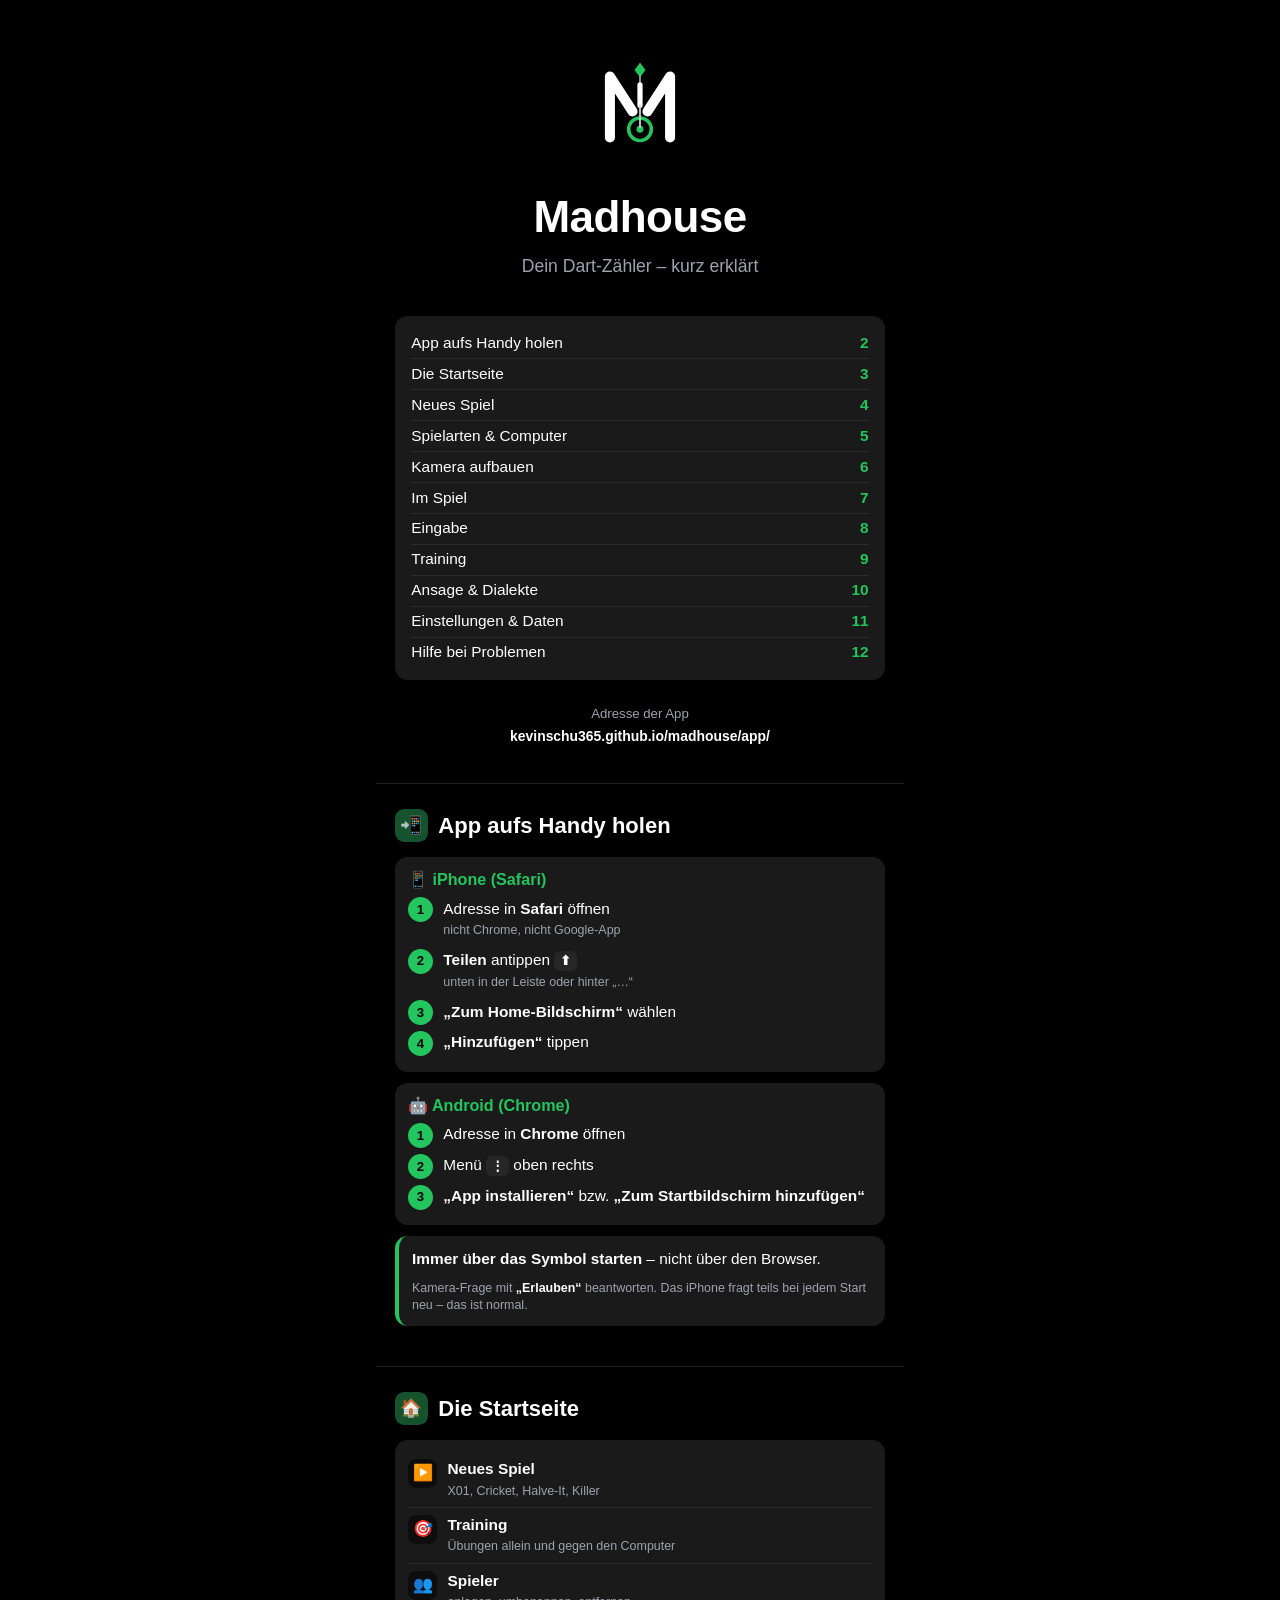
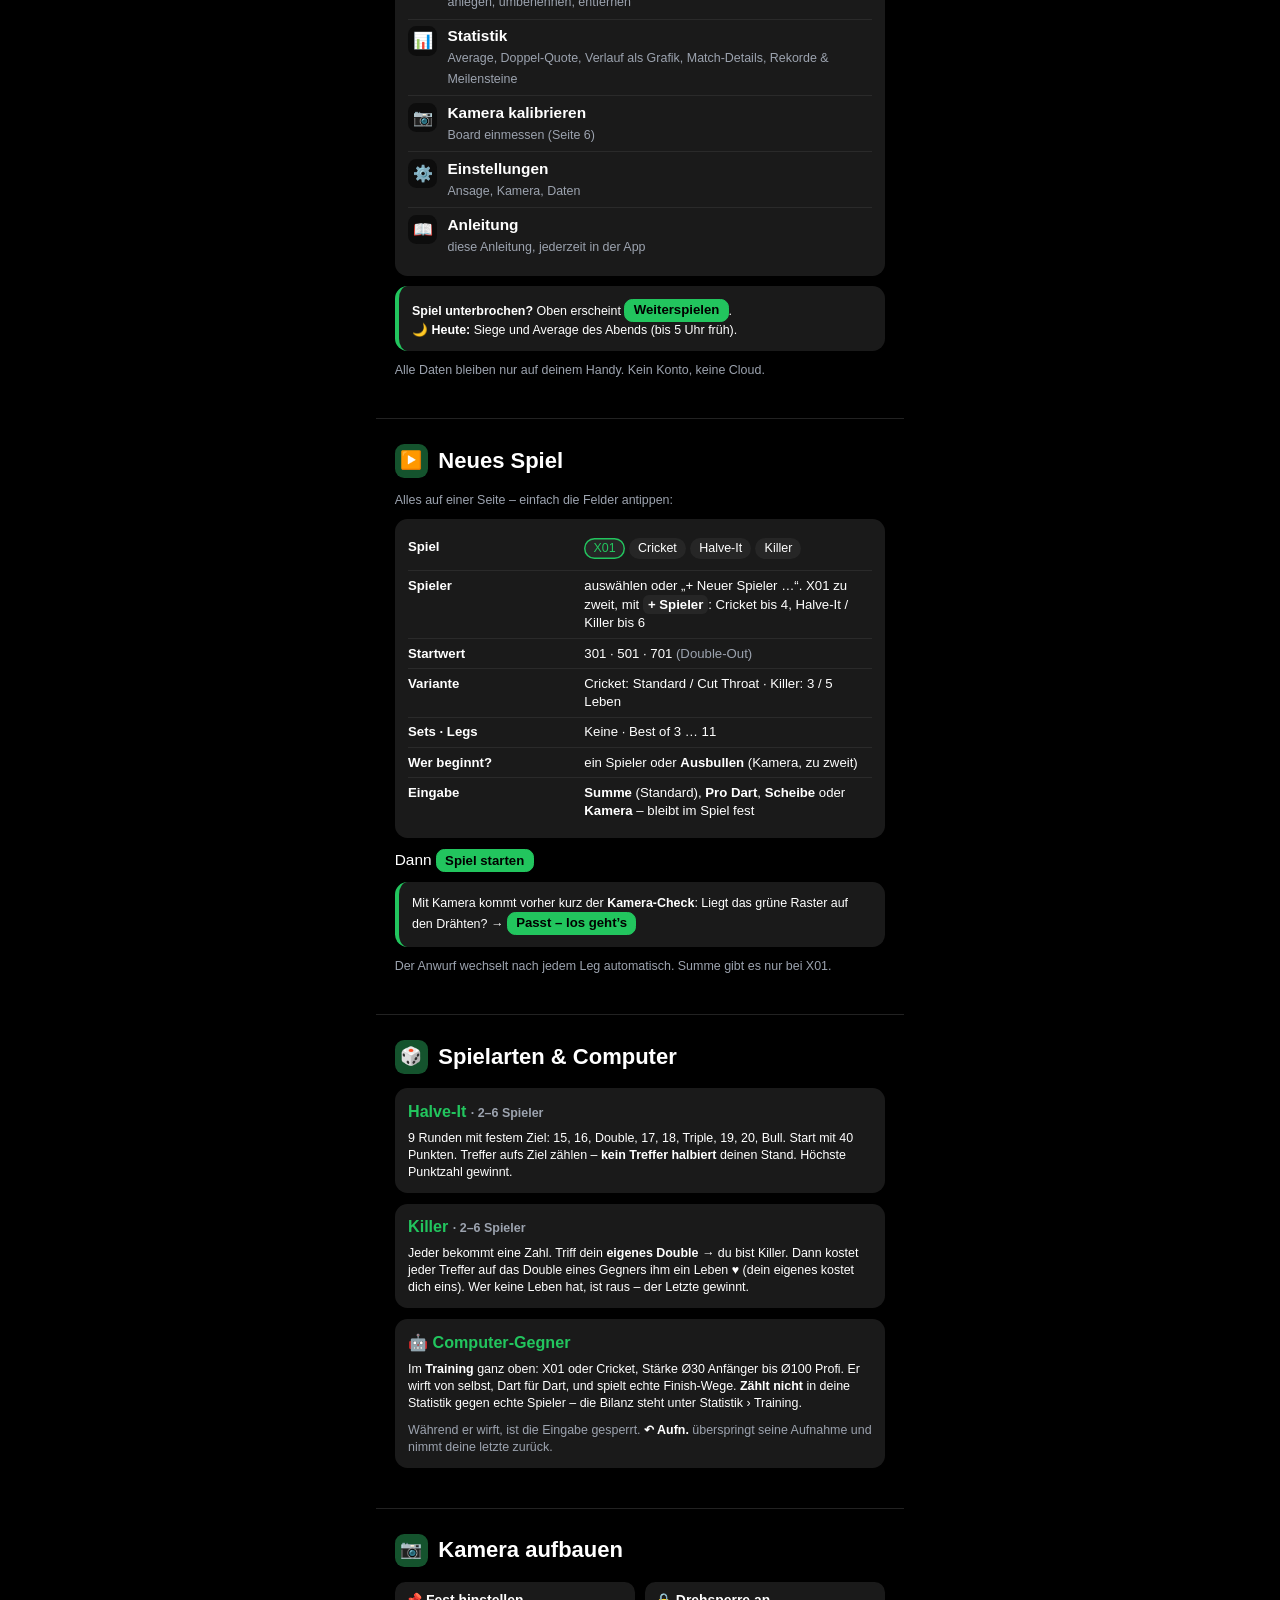
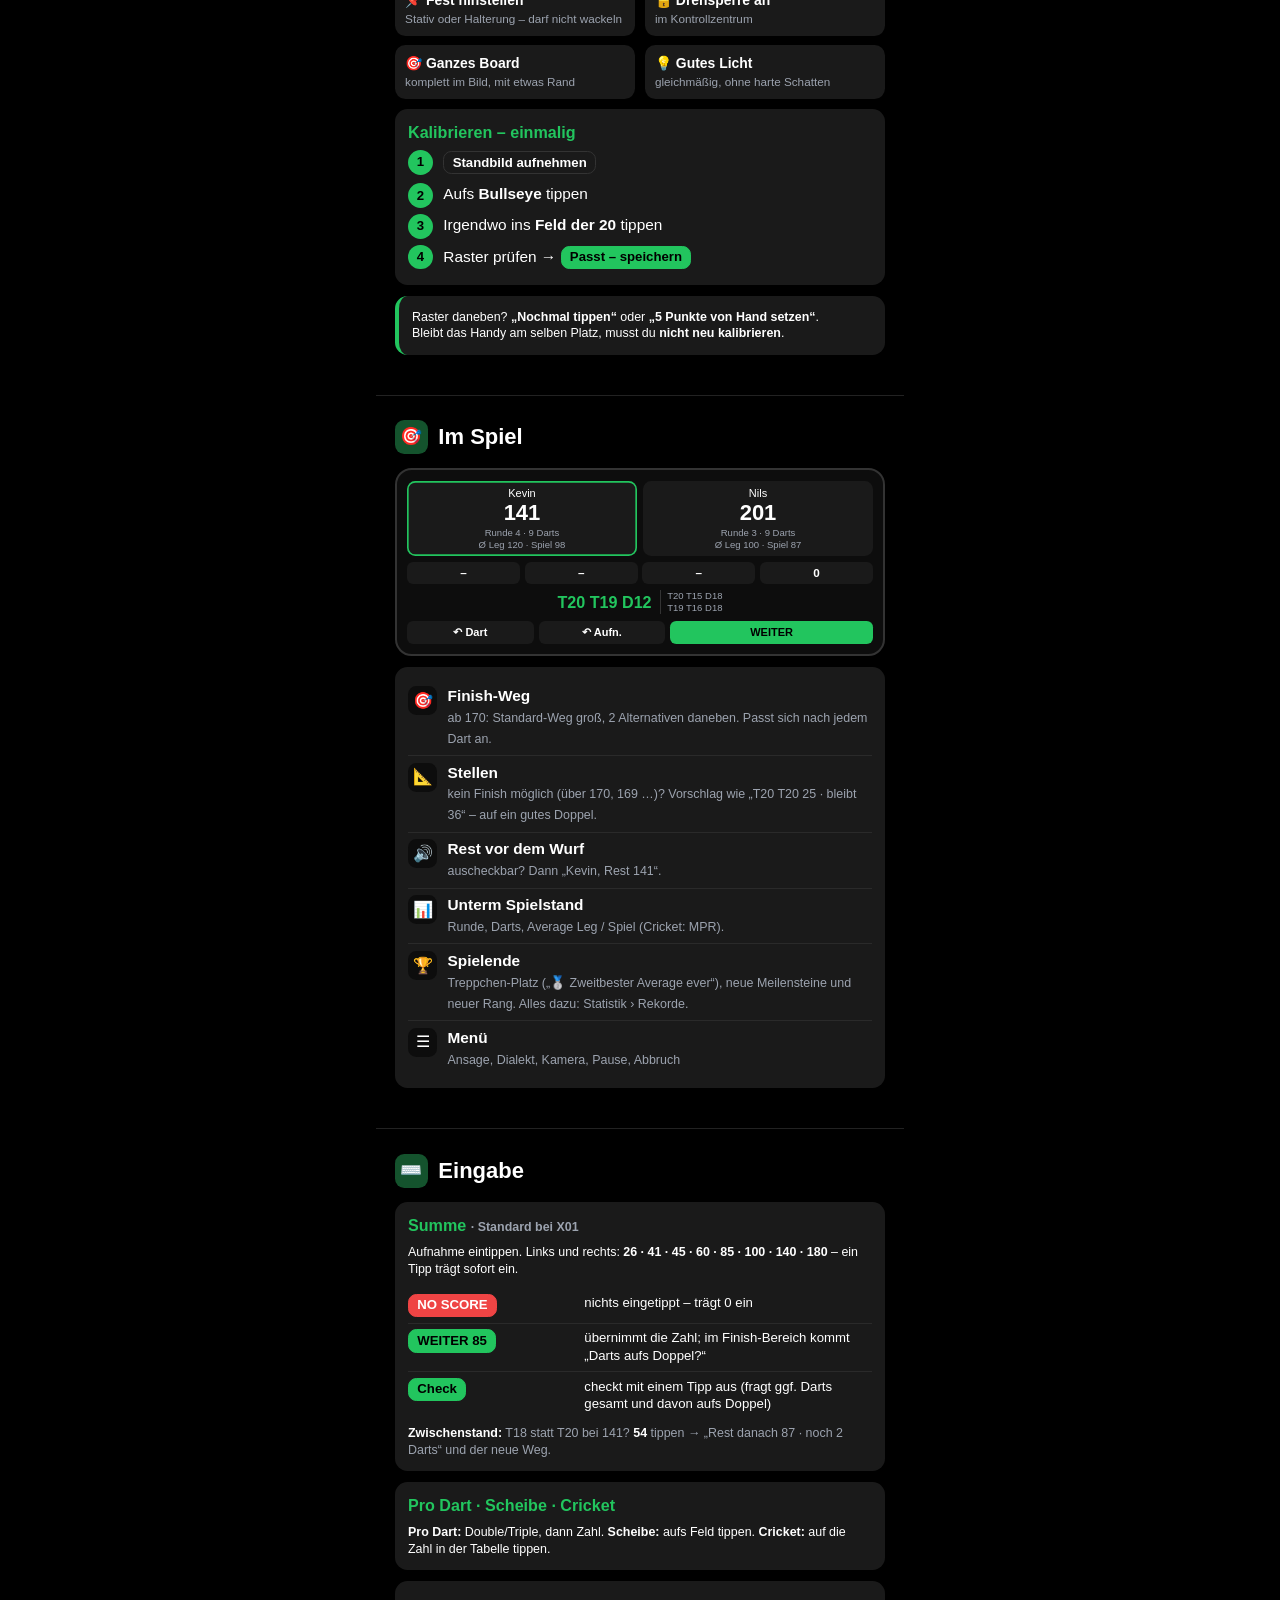
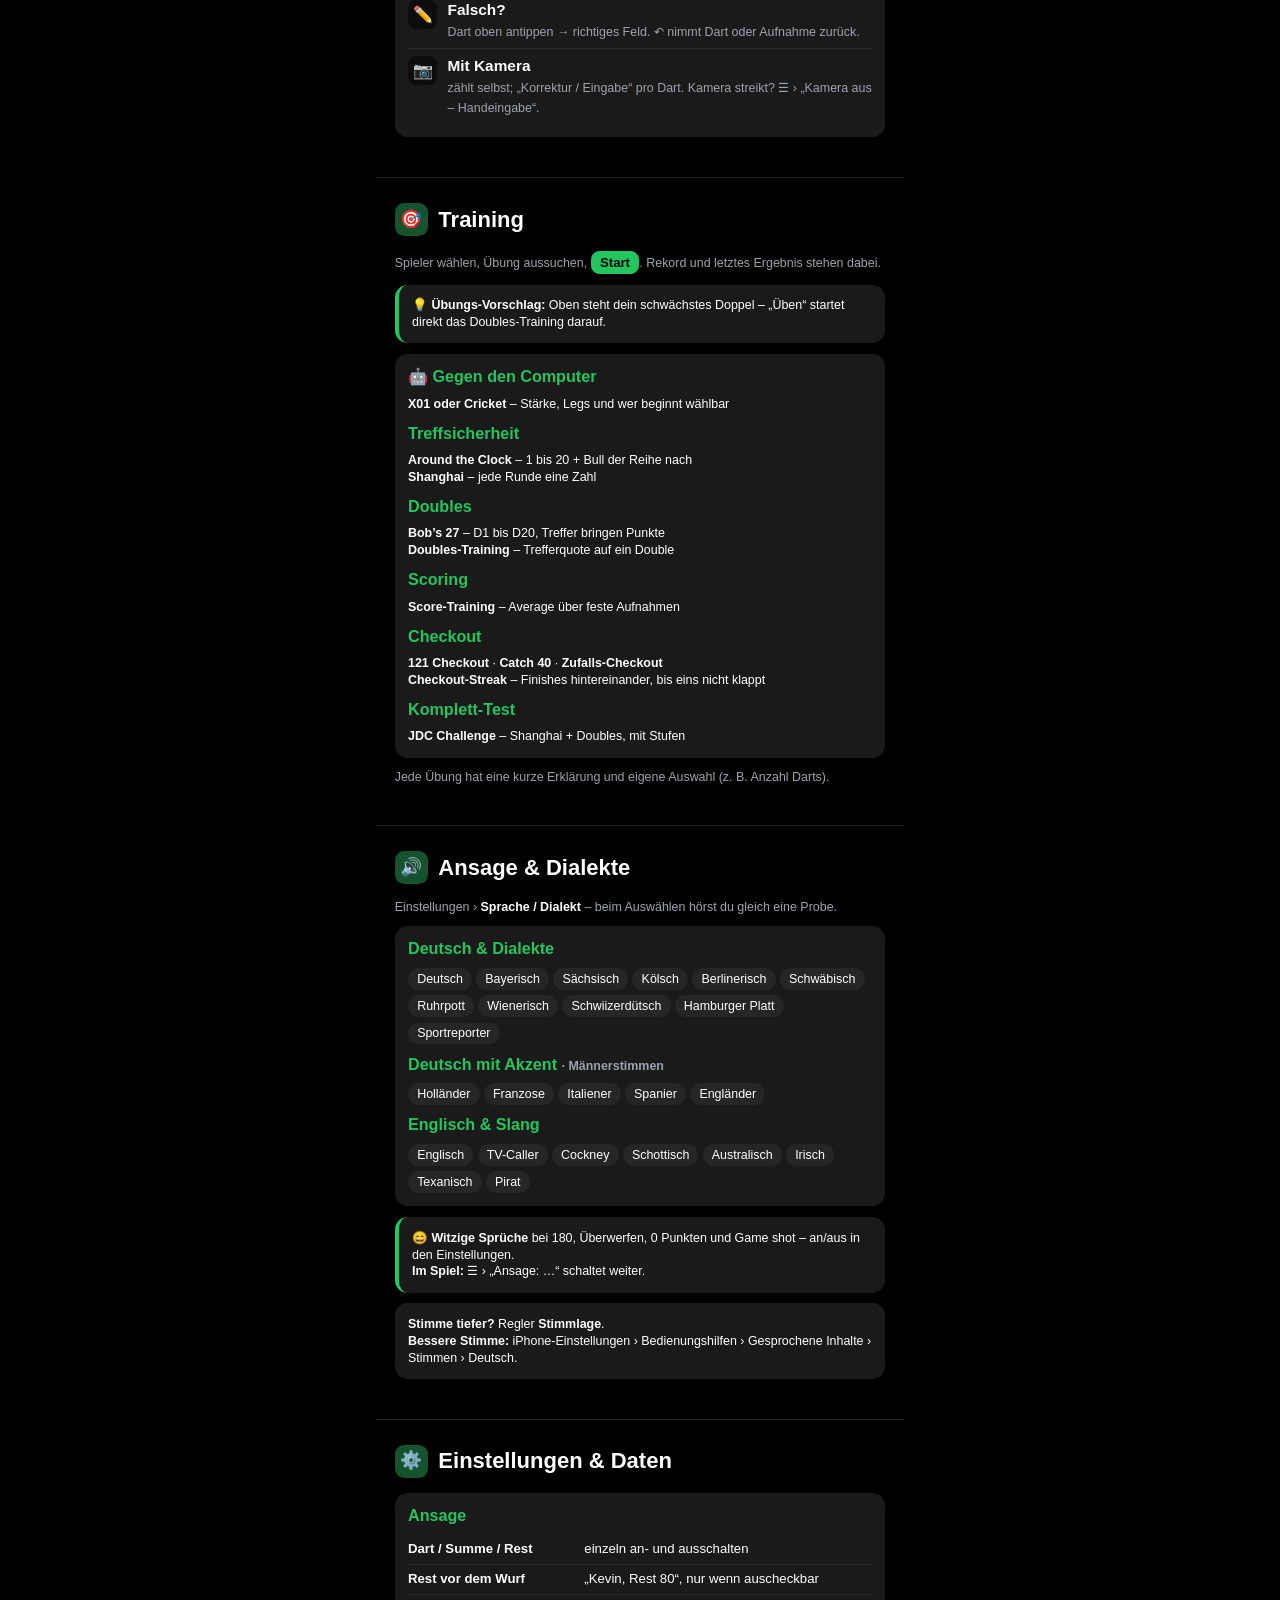
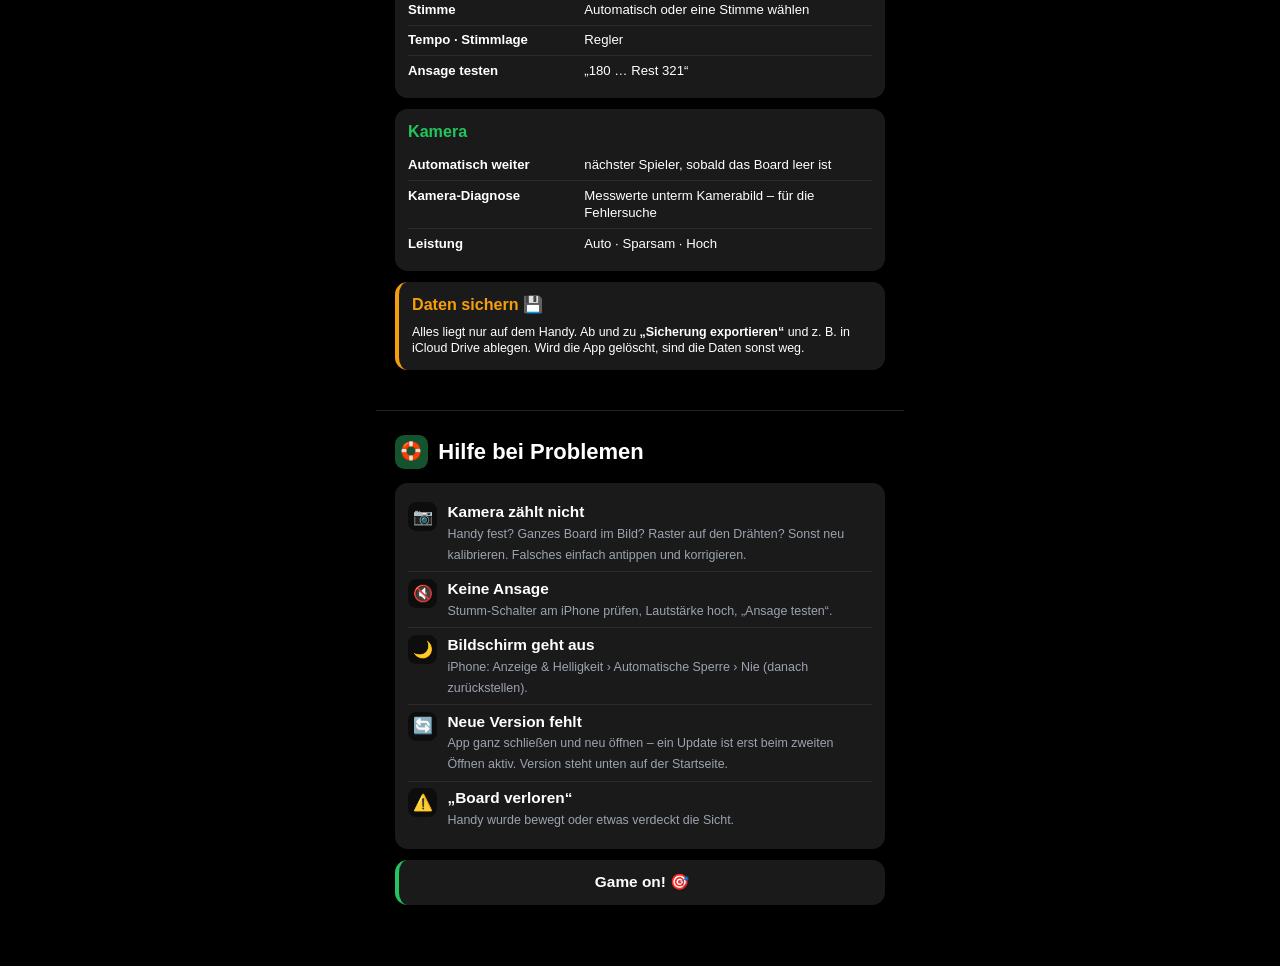
<file: anleitung.html>
<!doctype html>
<html lang="de">
<head>
<meta charset="utf-8">
<title>Madhouse – Anleitung</title>
<!-- Anleitung: wird in der App angezeigt (Startseite › Anleitung) und ist die Quelle der PDF.
     PDF neu erzeugen: anleitung/pdf-erzeugen.ps1 -->
<meta name="viewport" content="width=device-width, initial-scale=1">
<style>
  @page { size: 90mm 190mm; margin: 0; }
  :root {
    --bg: #000; --surface: #0d0d0d; --surface2: #1a1a1a; --line: #2a2a2a;
    --accent: #22c55e; --accent-dim: #14532d; --text: #fff; --dim: #9ca3af; --warn: #f59e0b;
  }
  * { box-sizing: border-box; -webkit-print-color-adjust: exact; print-color-adjust: exact; }
  html, body { margin: 0; background: var(--bg); color: var(--text);
    font-family: -apple-system, "Segoe UI", Roboto, Helvetica, Arial, sans-serif; font-size: 10.5pt; line-height: 1.35; }
  .page { width: 90mm; height: 190mm; padding: 7mm 6mm 8mm; position: relative; overflow: hidden; page-break-after: always; break-after: page; }
  .page:last-child { page-break-after: auto; break-after: auto; }
  .pnum { position: absolute; bottom: 3.5mm; left: 0; right: 0; text-align: center; color: #555; font-size: 7.5pt; }

  h1 { font-size: 22pt; margin: 0; letter-spacing: -0.5px; }
  h2 { font-size: 15pt; margin: 0 0 3.5mm; display: flex; align-items: center; gap: 2.5mm; }
  h2 .ico { width: 8mm; height: 8mm; border-radius: 2.2mm; background: var(--accent-dim); color: var(--accent);
    display: inline-flex; align-items: center; justify-content: center; font-size: 12pt; flex: none; }
  h3 { font-size: 11pt; margin: 0 0 1.8mm; color: var(--accent); }
  p { margin: 0 0 2.5mm; }
  .dim { color: var(--dim); }
  .small { font-size: 8.5pt; }
  b { font-weight: 700; }
  .g { color: var(--accent); font-weight: 700; }

  .card { background: var(--surface2); border-radius: 3mm; padding: 3mm 3.2mm; margin-bottom: 2.6mm; }
  .card.tip { border-left: 1.2mm solid var(--accent); }
  .card.warn { border-left: 1.2mm solid var(--warn); }

  ol.steps { list-style: none; padding: 0; margin: 0; counter-reset: s; }
  ol.steps li { counter-increment: s; position: relative; padding: 0 0 2.4mm 8.5mm; min-height: 6.5mm; }
  ol.steps li::before { content: counter(s); position: absolute; left: 0; top: -0.3mm; width: 6mm; height: 6mm; border-radius: 50%;
    background: var(--accent); color: #000; font-weight: 800; font-size: 9pt; display: flex; align-items: center; justify-content: center; }
  ol.steps li:last-child { padding-bottom: 0; }

  .btn { display: inline-block; background: var(--surface2); border: 0.3mm solid #333; border-radius: 2mm; padding: 0.4mm 2mm; font-weight: 700; font-size: 9pt; white-space: nowrap; }
  .btn.p { background: var(--accent); color: #000; border-color: var(--accent); }
  .key { display: inline-block; min-width: 5.5mm; text-align: center; background: #262626; border-radius: 1.4mm; padding: 0.2mm 1.2mm; font-weight: 700; font-size: 9pt; }

  .row { display: flex; gap: 2.5mm; align-items: flex-start; }
  .row > .ic { flex: none; width: 7mm; height: 7mm; border-radius: 2mm; background: var(--surface); display: flex; align-items: center; justify-content: center; font-size: 11pt; }
  .list .row { padding: 1.6mm 0; border-bottom: 0.25mm solid var(--line); }
  .list .row:last-child { border-bottom: 0; }

  .grid2 { display: grid; grid-template-columns: 1fr 1fr; gap: 2.2mm; }
  .tile { background: var(--surface2); border-radius: 2.5mm; padding: 2.2mm 2.5mm; }
  .tile b { display: block; font-size: 9.5pt; }
  .tile span { color: var(--dim); font-size: 8pt; line-height: 1.3; display: block; margin-top: 0.4mm; }

  table { width: 100%; border-collapse: collapse; font-size: 9pt; }
  td { padding: 1.4mm 0; border-bottom: 0.25mm solid var(--line); vertical-align: top; }
  td:first-child { font-weight: 700; width: 38%; padding-right: 2mm; }
  tr:last-child td { border-bottom: 0; }

  .chips span { display: inline-block; background: #262626; border-radius: 5mm; padding: 0.6mm 2.2mm; margin: 0 1mm 1.2mm 0; font-size: 8.5pt; }
  .chips span.on { color: var(--accent); box-shadow: inset 0 0 0 0.35mm var(--accent); }

  /* Titelseite */
  .cover { display: flex; flex-direction: column; justify-content: center; height: 100%; text-align: center; }
  .logo { width: 30mm; height: 30mm; color: var(--accent); margin: 0 auto 5mm; }
  .cover h1 { font-size: 30pt; }
  .cover .sub { color: var(--dim); font-size: 12pt; margin: 2mm 0 9mm; }
  .toc { text-align: left; background: var(--surface2); border-radius: 3mm; padding: 3mm 4mm; }
  .toc div { display: flex; justify-content: space-between; padding: 1.1mm 0; border-bottom: 0.25mm solid var(--line); }
  .toc div:last-child { border-bottom: 0; }
  .toc span:last-child { color: var(--accent); font-weight: 700; }
  .url { margin-top: 6mm; font-size: 9pt; color: var(--dim); }
  .url b { color: var(--text); display: block; font-size: 9.5pt; margin-top: 1mm; word-break: break-all; }

  /* kleine Handy-Skizze */
  .phone { width: 100%; border: 0.5mm solid #333; border-radius: 4mm; padding: 2.5mm; background: var(--surface); }
  .phone .score { display: grid; grid-template-columns: 1fr 1fr; gap: 1.5mm; }
  .phone .pl { background: var(--surface2); border-radius: 2mm; padding: 1.2mm; text-align: center; font-size: 7.5pt; }
  .phone .pl.on { box-shadow: inset 0 0 0 0.4mm var(--accent); }
  .phone .pl b { display: block; font-size: 15pt; line-height: 1.1; }
  .phone .pl span { display: block; font-size: 6.5pt; line-height: 1.25; margin-top: 0.5mm; }
  .phone .hintline { display: flex; align-items: center; justify-content: center; gap: 2mm; margin: 0 0 1.5mm; color: var(--accent); }
  .phone .hintline b { font-size: 11pt; }
  .phone .hintline span { font-size: 6.5pt; color: var(--dim); border-left: 0.3mm solid #333; padding-left: 1.5mm; line-height: 1.25; }
  .phone .darts { display: grid; grid-template-columns: repeat(4, 1fr); gap: 1.2mm; margin: 1.5mm 0; }
  .phone .darts div { background: var(--surface2); border-radius: 1.5mm; text-align: center; font-weight: 700; font-size: 8pt; padding: 0.8mm 0; }
  .phone .cam { height: 15mm; border-radius: 1.5mm; background: radial-gradient(circle at 50% 50%, #e5e7eb 0 9%, #111 9% 18%, #e5e7eb 18% 27%, #b91c1c 27% 31%, #111 31% 40%, #15803d 40% 44%, #222 44% 100%); margin-bottom: 1.5mm; }
  .phone .bar { display: grid; grid-template-columns: 1fr 1fr 1.6fr; gap: 1.2mm; }
  .phone .bar div { background: var(--surface2); border-radius: 1.5mm; text-align: center; font-size: 7.5pt; font-weight: 700; padding: 1mm 0; }
  .phone .bar div.p { background: var(--accent); color: #000; }
  .callout { font-size: 8pt; color: var(--dim); margin-top: 1.5mm; }
  .callout b { color: var(--accent); }

  /* Am Bildschirm (in der App): durchgehend lesbar statt fester Druckseiten */
  @media screen {
    body { zoom: 1.1; }
    .page { width: auto; max-width: 480px; height: auto; margin: 0 auto; padding: 6mm 4.5mm 7mm; overflow: visible; border-bottom: 0.3mm solid #222; }
    .page:last-child { border-bottom: 0; padding-bottom: 12mm; }
    .pnum { display: none; }
    .cover { height: auto; padding: 4mm 0 2mm; }
  }
</style>
</head>
<body>

<!-- 1 · Titel -->
<section class="page">
  <div class="cover">
    <img class="logo" src="icons/icon.svg" alt="">

    <h1>Madhouse</h1>
    <div class="sub">Dein Dart-Zähler – kurz erklärt</div>
    <div class="toc">
      <div><span>App aufs Handy holen</span><span>2</span></div>
      <div><span>Die Startseite</span><span>3</span></div>
      <div><span>Neues Spiel</span><span>4</span></div>
      <div><span>Spielarten &amp; Computer</span><span>5</span></div>
      <div><span>Kamera aufbauen</span><span>6</span></div>
      <div><span>Im Spiel</span><span>7</span></div>
      <div><span>Eingabe</span><span>8</span></div>
      <div><span>Training</span><span>9</span></div>
      <div><span>Ansage &amp; Dialekte</span><span>10</span></div>
      <div><span>Einstellungen &amp; Daten</span><span>11</span></div>
      <div><span>Hilfe bei Problemen</span><span>12</span></div>
    </div>
    <div class="url">Adresse der App<b>kevinschu365.github.io/madhouse/app/</b></div>
  </div>
</section>

<!-- 2 · Installieren -->
<section class="page">
  <h2><span class="ico">📲</span>App aufs Handy holen</h2>
  <div class="card">
    <h3>📱 iPhone (Safari)</h3>
    <ol class="steps">
      <li>Adresse in <b>Safari</b> öffnen<br><span class="dim small">nicht Chrome, nicht Google-App</span></li>
      <li><b>Teilen</b> antippen <span class="key">⬆︎</span><br><span class="dim small">unten in der Leiste oder hinter „…“</span></li>
      <li><b>„Zum Home-Bildschirm“</b> wählen</li>
      <li><b>„Hinzufügen“</b> tippen</li>
    </ol>
  </div>
  <div class="card">
    <h3>🤖 Android (Chrome)</h3>
    <ol class="steps">
      <li>Adresse in <b>Chrome</b> öffnen</li>
      <li>Menü <span class="key">⋮</span> oben rechts</li>
      <li><b>„App installieren“</b> bzw. <b>„Zum Startbildschirm hinzufügen“</b></li>
    </ol>
  </div>
  <div class="card tip">
    <p><b>Immer über das Symbol starten</b> – nicht über den Browser.</p>
    <p class="small dim" style="margin:0">Kamera-Frage mit <b style="color:#fff">„Erlauben“</b> beantworten. Das iPhone fragt teils bei jedem Start neu – das ist normal.</p>
  </div>
  <div class="pnum">2</div>
</section>

<!-- 3 · Startseite -->
<section class="page">
  <h2><span class="ico">🏠</span>Die Startseite</h2>
  <div class="list card">
    <div class="row"><div class="ic">▶️</div><div><b>Neues Spiel</b><br><span class="dim small">X01, Cricket, Halve-It, Killer</span></div></div>
    <div class="row"><div class="ic">🎯</div><div><b>Training</b><br><span class="dim small">Übungen allein und gegen den Computer</span></div></div>
    <div class="row"><div class="ic">👥</div><div><b>Spieler</b><br><span class="dim small">anlegen, umbenennen, entfernen</span></div></div>
    <div class="row"><div class="ic">📊</div><div><b>Statistik</b><br><span class="dim small">Average, Doppel-Quote, Verlauf als Grafik, Match-Details, Rekorde &amp; Meilensteine</span></div></div>
    <div class="row"><div class="ic">📷</div><div><b>Kamera kalibrieren</b><br><span class="dim small">Board einmessen (Seite 6)</span></div></div>
    <div class="row"><div class="ic">⚙️</div><div><b>Einstellungen</b><br><span class="dim small">Ansage, Kamera, Daten</span></div></div>
    <div class="row"><div class="ic">📖</div><div><b>Anleitung</b><br><span class="dim small">diese Anleitung, jederzeit in der App</span></div></div>
  </div>
  <div class="card tip">
    <p class="small" style="margin:0"><b>Spiel unterbrochen?</b> Oben erscheint <span class="btn p">Weiterspielen</span>.<br><b>🌙 Heute:</b> Siege und Average des Abends (bis 5 Uhr früh).</p>
  </div>
  <p class="small dim">Alle Daten bleiben nur auf deinem Handy. Kein Konto, keine Cloud.</p>
  <div class="pnum">3</div>
</section>

<!-- 4 · Neues Spiel -->
<section class="page">
  <h2><span class="ico">▶️</span>Neues Spiel</h2>
  <p class="dim small">Alles auf einer Seite – einfach die Felder antippen:</p>
  <div class="card">
    <table>
      <tr><td>Spiel</td><td><span class="chips"><span class="on">X01</span><span>Cricket</span><span>Halve-It</span><span>Killer</span></span></td></tr>
      <tr><td>Spieler</td><td>auswählen oder „+ Neuer Spieler …“. X01 zu zweit, mit <span class="key">+ Spieler</span>: Cricket bis 4, Halve-It / Killer bis 6</td></tr>
      <tr><td>Startwert</td><td>301 · 501 · 701 <span class="dim">(Double-Out)</span></td></tr>
      <tr><td>Variante</td><td>Cricket: Standard / Cut Throat · Killer: 3 / 5 Leben</td></tr>
      <tr><td>Sets · Legs</td><td>Keine · Best of 3 … 11</td></tr>
      <tr><td>Wer beginnt?</td><td>ein Spieler oder <b>Ausbullen</b> (Kamera, zu zweit)</td></tr>
      <tr><td>Eingabe</td><td><b>Summe</b> (Standard), <b>Pro Dart</b>, <b>Scheibe</b> oder <b>Kamera</b> – bleibt im Spiel fest</td></tr>
    </table>
  </div>
  <p>Dann <span class="btn p">Spiel starten</span></p>
  <div class="card tip">
    <p class="small" style="margin:0">Mit Kamera kommt vorher kurz der <b>Kamera-Check</b>: Liegt das grüne Raster auf den Drähten? → <span class="btn p">Passt – los geht’s</span></p>
  </div>
  <p class="small dim">Der Anwurf wechselt nach jedem Leg automatisch. Summe gibt es nur bei X01.</p>
  <div class="pnum">4</div>
</section>

<!-- 5 · Spielarten & Computer -->
<section class="page">
  <h2><span class="ico">🎲</span>Spielarten &amp; Computer</h2>
  <div class="card">
    <h3>Halve-It <span class="dim small">· 2–6 Spieler</span></h3>
    <p class="small" style="margin:0">9 Runden mit festem Ziel: 15, 16, Double, 17, 18, Triple, 19, 20, Bull. Start mit 40 Punkten. Treffer aufs Ziel zählen – <b>kein Treffer halbiert</b> deinen Stand. Höchste Punktzahl gewinnt.</p>
  </div>
  <div class="card">
    <h3>Killer <span class="dim small">· 2–6 Spieler</span></h3>
    <p class="small" style="margin:0">Jeder bekommt eine Zahl. Triff dein <b>eigenes Double</b> → du bist Killer. Dann kostet jeder Treffer auf das Double eines Gegners ihm ein Leben ♥ (dein eigenes kostet dich eins). Wer keine Leben hat, ist raus – der Letzte gewinnt.</p>
  </div>
  <div class="card">
    <h3>🤖 Computer-Gegner</h3>
    <p class="small">Im <b>Training</b> ganz oben: X01 oder Cricket, Stärke Ø30 Anfänger bis Ø100 Profi. Er wirft von selbst, Dart für Dart, und spielt echte Finish-Wege. <b>Zählt nicht</b> in deine Statistik gegen echte Spieler – die Bilanz steht unter Statistik › Training.</p>
    <p class="small dim" style="margin:0">Während er wirft, ist die Eingabe gesperrt. <b style="color:#fff">↶ Aufn.</b> überspringt seine Aufnahme und nimmt deine letzte zurück.</p>
  </div>
  <div class="pnum">5</div>
</section>

<!-- 6 · Kamera -->
<section class="page">
  <h2><span class="ico">📷</span>Kamera aufbauen</h2>
  <div class="grid2" style="margin-bottom:2.6mm">
    <div class="tile"><b>📌 Fest hinstellen</b><span>Stativ oder Halterung – darf nicht wackeln</span></div>
    <div class="tile"><b>🔒 Drehsperre an</b><span>im Kontrollzentrum</span></div>
    <div class="tile"><b>🎯 Ganzes Board</b><span>komplett im Bild, mit etwas Rand</span></div>
    <div class="tile"><b>💡 Gutes Licht</b><span>gleichmäßig, ohne harte Schatten</span></div>
  </div>
  <div class="card">
    <h3>Kalibrieren – einmalig</h3>
    <ol class="steps">
      <li><span class="btn">Standbild aufnehmen</span></li>
      <li>Aufs <b>Bullseye</b> tippen</li>
      <li>Irgendwo ins <b>Feld der 20</b> tippen</li>
      <li>Raster prüfen → <span class="btn p">Passt – speichern</span></li>
    </ol>
  </div>
  <div class="card tip">
    <p class="small" style="margin:0">Raster daneben? <b>„Nochmal tippen“</b> oder <b>„5 Punkte von Hand setzen“</b>.<br>Bleibt das Handy am selben Platz, musst du <b>nicht neu kalibrieren</b>.</p>
  </div>
  <div class="pnum">6</div>
</section>

<!-- 7 · Im Spiel -->
<section class="page">
  <h2><span class="ico">🎯</span>Im Spiel</h2>
  <div class="phone">
    <div class="score"><div class="pl on">Kevin<b>141</b><span class="dim">Runde 4 · 9 Darts<br>Ø Leg 120 · Spiel 98</span></div><div class="pl">Nils<b>201</b><span class="dim">Runde 3 · 9 Darts<br>Ø Leg 100 · Spiel 87</span></div></div>
    <div class="darts"><div>–</div><div>–</div><div>–</div><div>0</div></div>
    <div class="hintline"><b>T20 T19 D12</b><span>T20 T15 D18<br>T19 T16 D18</span></div>
    <div class="bar"><div>↶ Dart</div><div>↶ Aufn.</div><div class="p">WEITER</div></div>
  </div>
  <div class="card list" style="margin-top:2.6mm">
    <div class="row"><div class="ic">🎯</div><div><b>Finish-Weg</b><br><span class="small dim">ab 170: Standard-Weg groß, 2 Alternativen daneben. Passt sich nach jedem Dart an.</span></div></div>
    <div class="row"><div class="ic">📐</div><div><b>Stellen</b><br><span class="small dim">kein Finish möglich (über 170, 169 …)? Vorschlag wie „T20 T20 25 · bleibt 36“ – auf ein gutes Doppel.</span></div></div>
    <div class="row"><div class="ic">🔊</div><div><b>Rest vor dem Wurf</b><br><span class="small dim">auscheckbar? Dann „Kevin, Rest 141“.</span></div></div>
    <div class="row"><div class="ic">📊</div><div><b>Unterm Spielstand</b><br><span class="small dim">Runde, Darts, Average Leg / Spiel (Cricket: MPR).</span></div></div>
    <div class="row"><div class="ic">🏆</div><div><b>Spielende</b><br><span class="small dim">Treppchen-Platz („🥈 Zweitbester Average ever“), neue Meilensteine und neuer Rang. Alles dazu: Statistik › Rekorde.</span></div></div>
    <div class="row"><div class="ic">☰</div><div><b>Menü</b><br><span class="small dim">Ansage, Dialekt, Kamera, Pause, Abbruch</span></div></div>
  </div>
  <div class="pnum">7</div>
</section>

<!-- 8 · Eingabe -->
<section class="page">
  <h2><span class="ico">⌨️</span>Eingabe</h2>
  <div class="card">
    <h3>Summe <span class="dim small">· Standard bei X01</span></h3>
    <p class="small">Aufnahme eintippen. Links und rechts: <b>26 · 41 · 45 · 60 · 85 · 100 · 140 · 180</b> – ein Tipp trägt sofort ein.</p>
    <table>
      <tr><td><span class="btn" style="background:#ef4444;border-color:#ef4444;color:#fff">NO SCORE</span></td><td>nichts eingetippt – trägt 0 ein</td></tr>
      <tr><td><span class="btn p">WEITER 85</span></td><td>übernimmt die Zahl; im Finish-Bereich kommt „Darts aufs Doppel?“</td></tr>
      <tr><td><span class="btn p">Check</span></td><td>checkt mit einem Tipp aus (fragt ggf. Darts gesamt und davon aufs Doppel)</td></tr>
    </table>
    <p class="small dim" style="margin:1.5mm 0 0"><b style="color:#fff">Zwischenstand:</b> T18 statt T20 bei 141? <b style="color:#fff">54</b> tippen → „Rest danach 87 · noch 2 Darts“ und der neue Weg.</p>
  </div>
  <div class="card">
    <h3>Pro Dart · Scheibe · Cricket</h3>
    <p class="small" style="margin:0"><b>Pro Dart:</b> Double/Triple, dann Zahl. <b>Scheibe:</b> aufs Feld tippen. <b>Cricket:</b> auf die Zahl in der Tabelle tippen.</p>
  </div>
  <div class="card list">
    <div class="row"><div class="ic">✏️</div><div><b>Falsch?</b><br><span class="small dim">Dart oben antippen → richtiges Feld. ↶ nimmt Dart oder Aufnahme zurück.</span></div></div>
    <div class="row"><div class="ic">📷</div><div><b>Mit Kamera</b><br><span class="small dim">zählt selbst; „Korrektur / Eingabe“ pro Dart. Kamera streikt? ☰ › „Kamera aus – Handeingabe“.</span></div></div>
  </div>
  <div class="pnum">8</div>
</section>

<!-- 9 · Training -->
<section class="page">
  <h2><span class="ico">🎯</span>Training</h2>
  <p class="dim small">Spieler wählen, Übung aussuchen, <span class="btn p">Start</span>. Rekord und letztes Ergebnis stehen dabei.</p>
  <div class="card tip"><p class="small" style="margin:0"><b>💡 Übungs-Vorschlag:</b> Oben steht dein schwächstes Doppel – „Üben“ startet direkt das Doubles-Training darauf.</p></div>
  <div class="card">
    <h3>🤖 Gegen den Computer</h3>
    <p class="small"><b>X01 oder Cricket</b> – Stärke, Legs und wer beginnt wählbar</p>
    <h3>Treffsicherheit</h3>
    <p class="small"><b>Around the Clock</b> – 1 bis 20 + Bull der Reihe nach<br><b>Shanghai</b> – jede Runde eine Zahl</p>
    <h3>Doubles</h3>
    <p class="small"><b>Bob’s 27</b> – D1 bis D20, Treffer bringen Punkte<br><b>Doubles-Training</b> – Trefferquote auf ein Double</p>
    <h3>Scoring</h3>
    <p class="small"><b>Score-Training</b> – Average über feste Aufnahmen</p>
    <h3>Checkout</h3>
    <p class="small"><b>121 Checkout</b> · <b>Catch 40</b> · <b>Zufalls-Checkout</b><br><b>Checkout-Streak</b> – Finishes hintereinander, bis eins nicht klappt</p>
    <h3>Komplett-Test</h3>
    <p class="small" style="margin:0"><b>JDC Challenge</b> – Shanghai + Doubles, mit Stufen</p>
  </div>
  <p class="small dim">Jede Übung hat eine kurze Erklärung und eigene Auswahl (z. B. Anzahl Darts).</p>
  <div class="pnum">9</div>
</section>

<!-- 10 · Ansage -->
<section class="page">
  <h2><span class="ico">🔊</span>Ansage &amp; Dialekte</h2>
  <p class="dim small">Einstellungen › <b style="color:#fff">Sprache / Dialekt</b> – beim Auswählen hörst du gleich eine Probe.</p>
  <div class="card">
    <h3>Deutsch &amp; Dialekte</h3>
    <div class="chips"><span>Deutsch</span><span>Bayerisch</span><span>Sächsisch</span><span>Kölsch</span><span>Berlinerisch</span><span>Schwäbisch</span><span>Ruhrpott</span><span>Wienerisch</span><span>Schwiizerdütsch</span><span>Hamburger Platt</span><span>Sportreporter</span></div>
    <h3 style="margin-top:1mm">Deutsch mit Akzent <span class="dim small">· Männerstimmen</span></h3>
    <div class="chips"><span>Holländer</span><span>Franzose</span><span>Italiener</span><span>Spanier</span><span>Engländer</span></div>
    <h3 style="margin-top:1mm">Englisch &amp; Slang</h3>
    <div class="chips" style="margin-bottom:-1mm"><span>Englisch</span><span>TV-Caller</span><span>Cockney</span><span>Schottisch</span><span>Australisch</span><span>Irisch</span><span>Texanisch</span><span>Pirat</span></div>
  </div>
  <div class="card tip">
    <p class="small" style="margin:0"><b>😄 Witzige Sprüche</b> bei 180, Überwerfen, 0 Punkten und Game shot – an/aus in den Einstellungen.<br><b>Im Spiel:</b> ☰ › „Ansage: …“ schaltet weiter.</p>
  </div>
  <div class="card">
    <p class="small" style="margin:0"><b>Stimme tiefer?</b> Regler <b>Stimmlage</b>.<br><b>Bessere Stimme:</b> iPhone-Einstellungen › Bedienungshilfen › Gesprochene Inhalte › Stimmen › Deutsch.</p>
  </div>
  <div class="pnum">10</div>
</section>

<!-- 11 · Einstellungen -->
<section class="page">
  <h2><span class="ico">⚙️</span>Einstellungen &amp; Daten</h2>
  <div class="card">
    <h3>Ansage</h3>
    <table>
      <tr><td>Dart / Summe / Rest</td><td>einzeln an- und ausschalten</td></tr>
      <tr><td>Rest vor dem Wurf</td><td>„Kevin, Rest 80“, nur wenn auscheckbar</td></tr>
      <tr><td>Stimme</td><td>Automatisch oder eine Stimme wählen</td></tr>
      <tr><td>Tempo · Stimmlage</td><td>Regler</td></tr>
      <tr><td>Ansage testen</td><td>„180 … Rest 321“</td></tr>
    </table>
  </div>
  <div class="card">
    <h3>Kamera</h3>
    <table>
      <tr><td>Automatisch weiter</td><td>nächster Spieler, sobald das Board leer ist</td></tr>
      <tr><td>Kamera-Diagnose</td><td>Messwerte unterm Kamerabild – für die Fehlersuche</td></tr>
      <tr><td>Leistung</td><td>Auto · Sparsam · Hoch</td></tr>
    </table>
  </div>
  <div class="card warn">
    <h3 style="color:var(--warn)">Daten sichern 💾</h3>
    <p class="small" style="margin:0">Alles liegt nur auf dem Handy. Ab und zu <b>„Sicherung exportieren“</b> und z. B. in iCloud Drive ablegen. Wird die App gelöscht, sind die Daten sonst weg.</p>
  </div>
  <div class="pnum">11</div>
</section>

<!-- 12 · Hilfe -->
<section class="page">
  <h2><span class="ico">🛟</span>Hilfe bei Problemen</h2>
  <div class="card list">
    <div class="row"><div class="ic">📷</div><div><b>Kamera zählt nicht</b><br><span class="small dim">Handy fest? Ganzes Board im Bild? Raster auf den Drähten? Sonst neu kalibrieren. Falsches einfach antippen und korrigieren.</span></div></div>
    <div class="row"><div class="ic">🔇</div><div><b>Keine Ansage</b><br><span class="small dim">Stumm-Schalter am iPhone prüfen, Lautstärke hoch, „Ansage testen“.</span></div></div>
    <div class="row"><div class="ic">🌙</div><div><b>Bildschirm geht aus</b><br><span class="small dim">iPhone: Anzeige &amp; Helligkeit › Automatische Sperre › Nie (danach zurückstellen).</span></div></div>
    <div class="row"><div class="ic">🔄</div><div><b>Neue Version fehlt</b><br><span class="small dim">App ganz schließen und neu öffnen – ein Update ist erst beim zweiten Öffnen aktiv. Version steht unten auf der Startseite.</span></div></div>
    <div class="row"><div class="ic">⚠️</div><div><b>„Board verloren“</b><br><span class="small dim">Handy wurde bewegt oder etwas verdeckt die Sicht.</span></div></div>
  </div>
  <div class="card tip" style="text-align:center">
    <p style="margin:0"><b>Game on!</b> 🎯</p>
  </div>
  <div class="pnum">12</div>
</section>

</body>
</html>
</file>
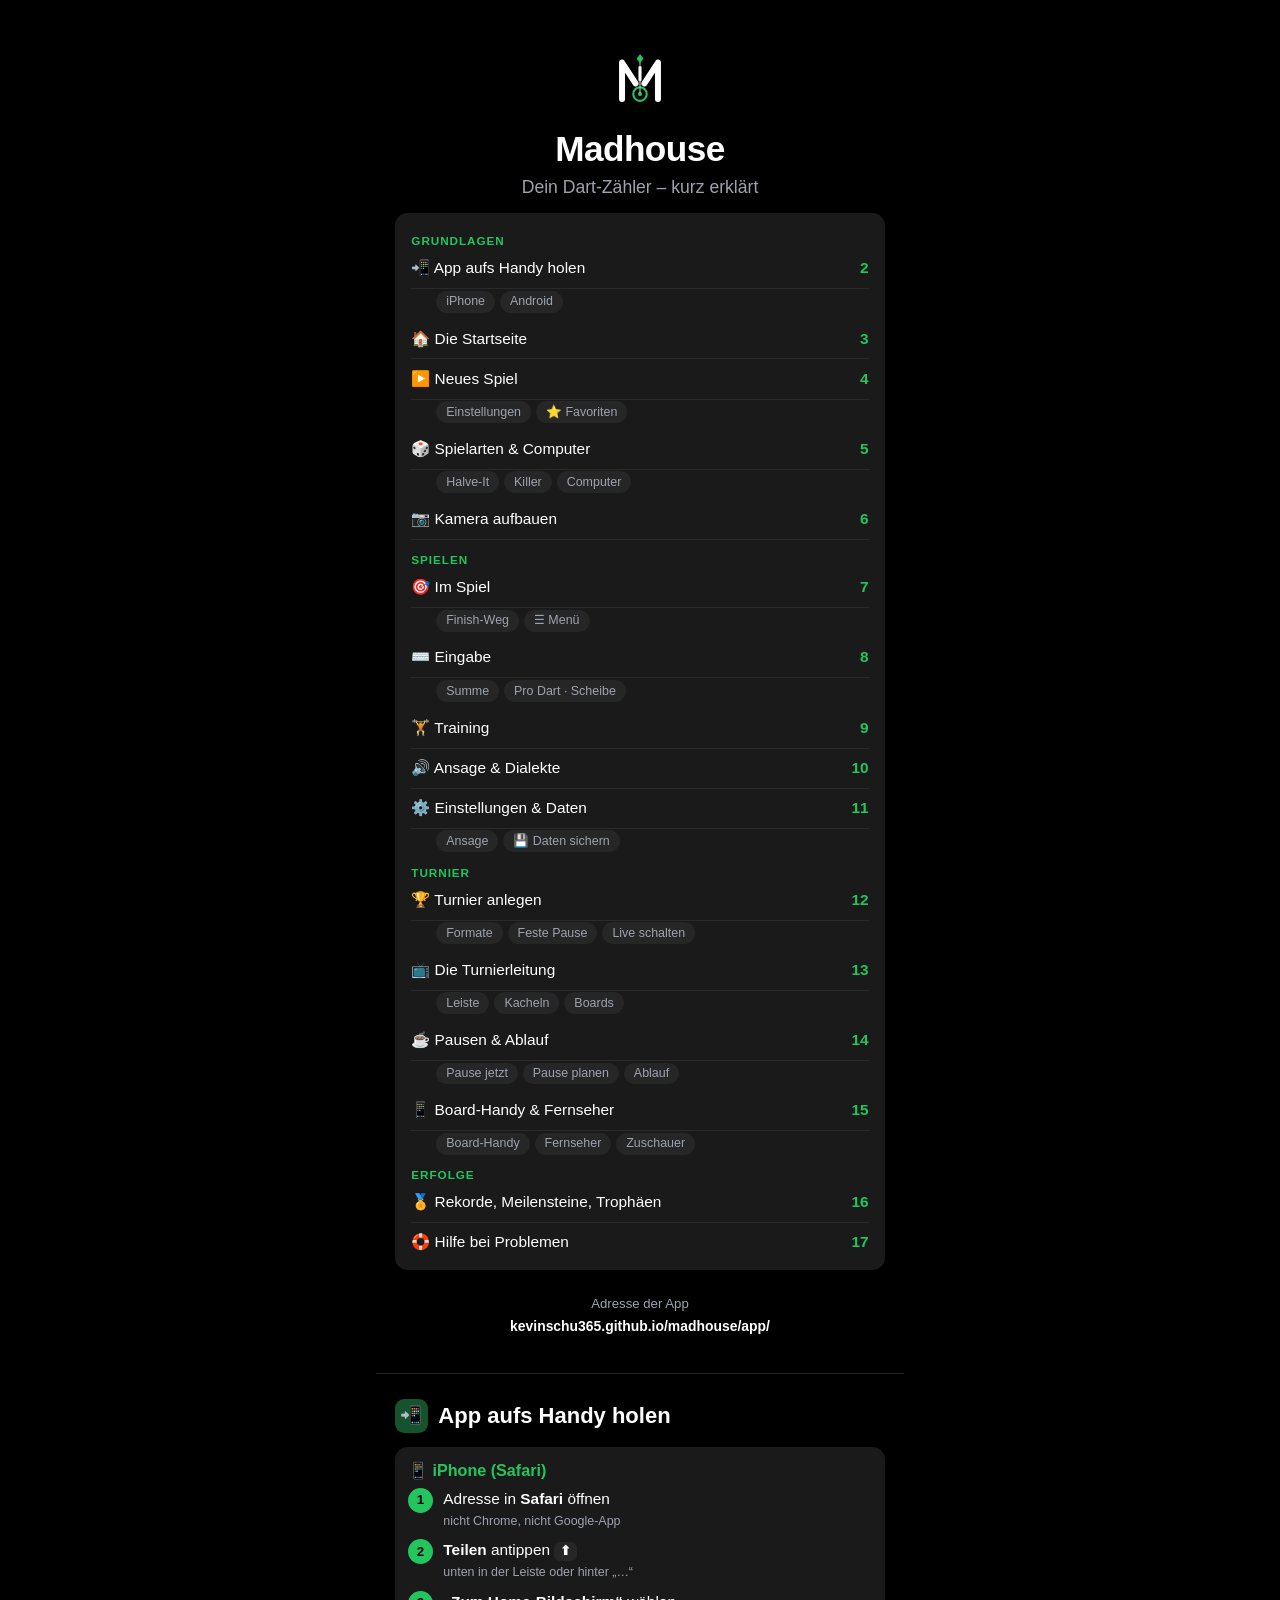
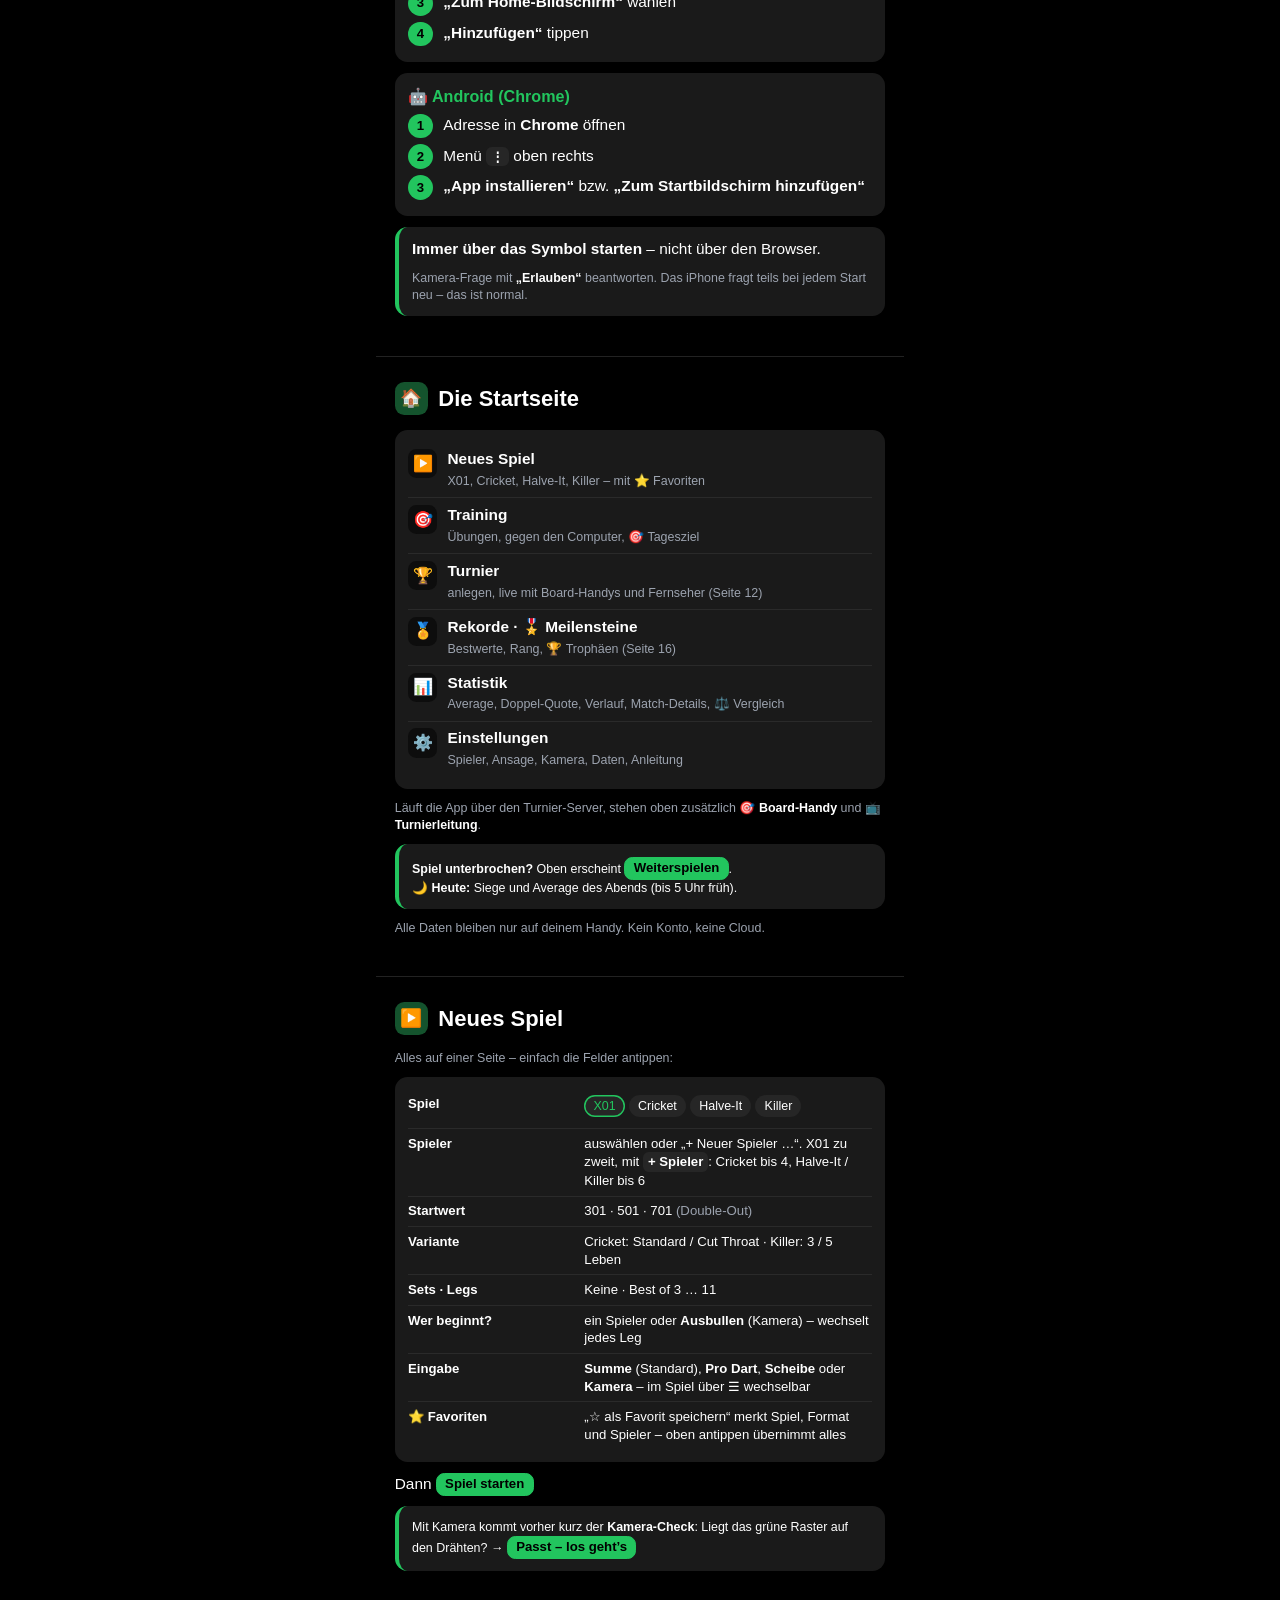
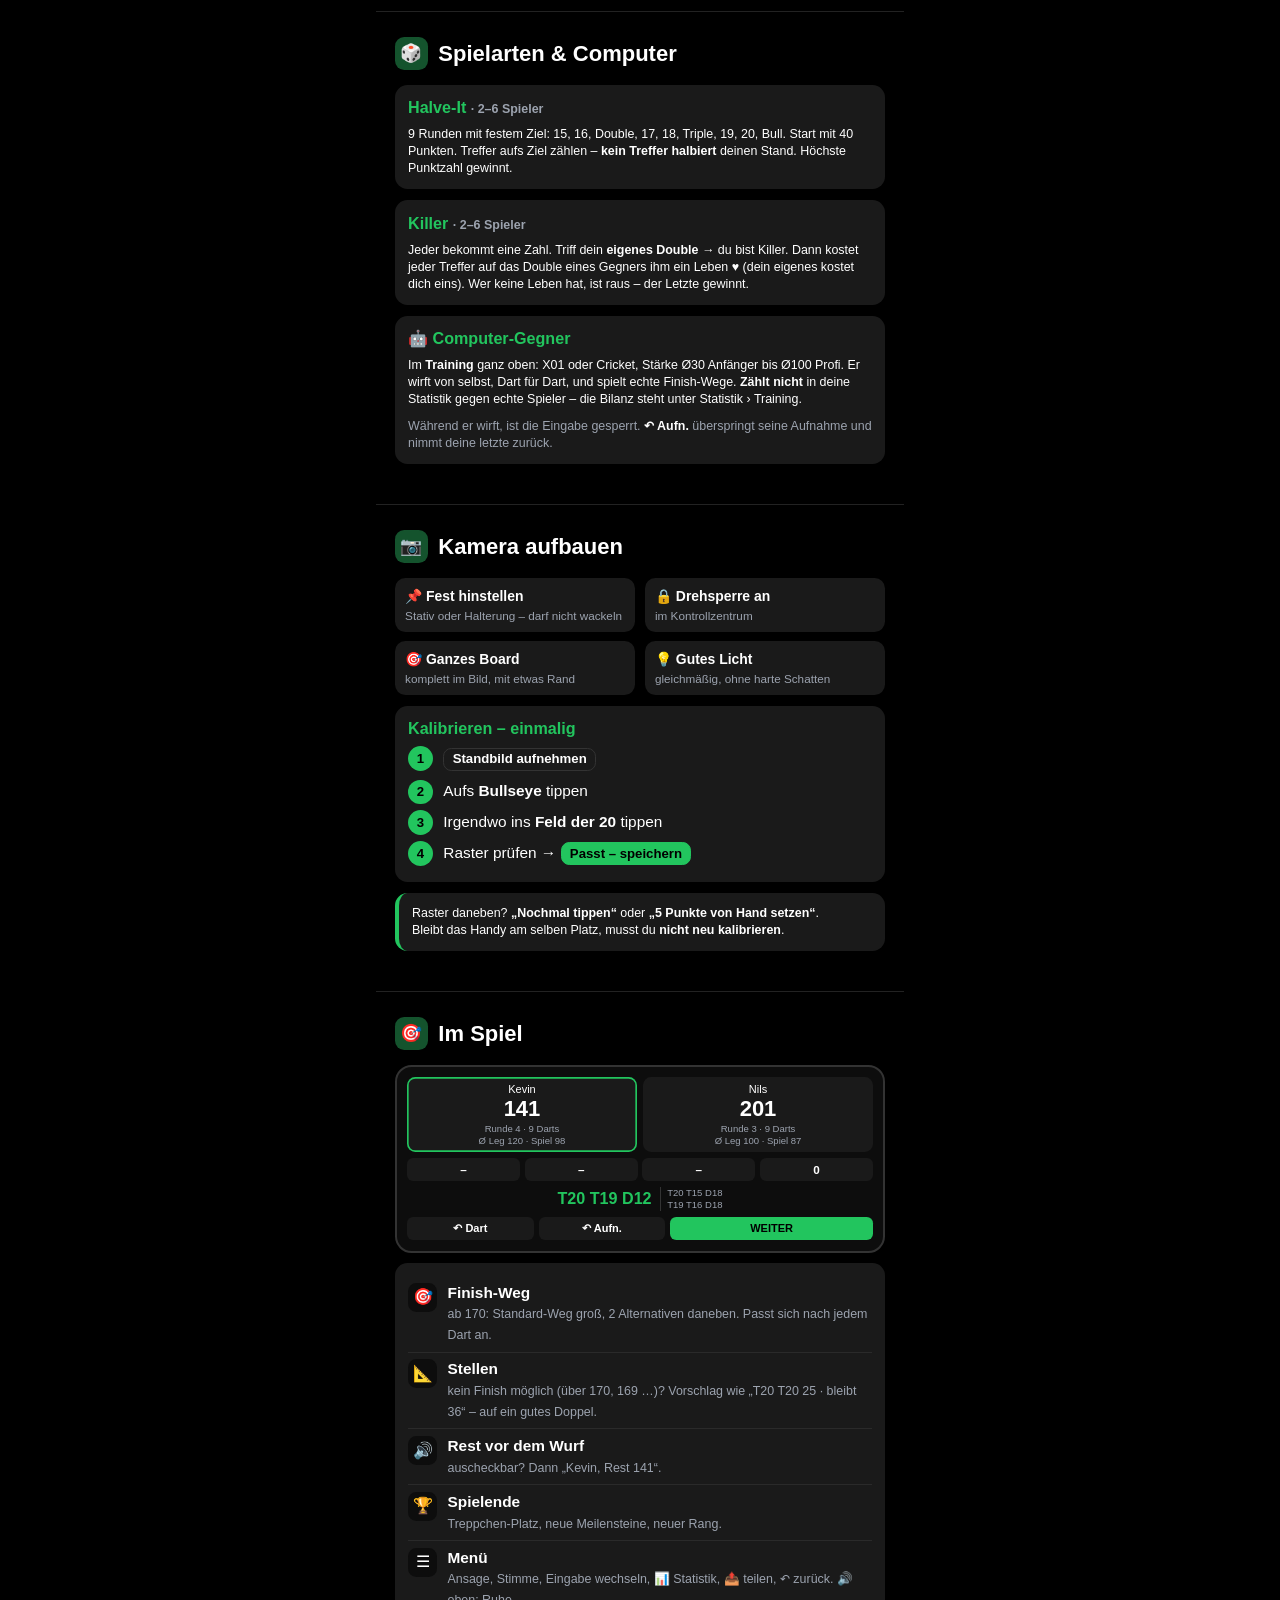
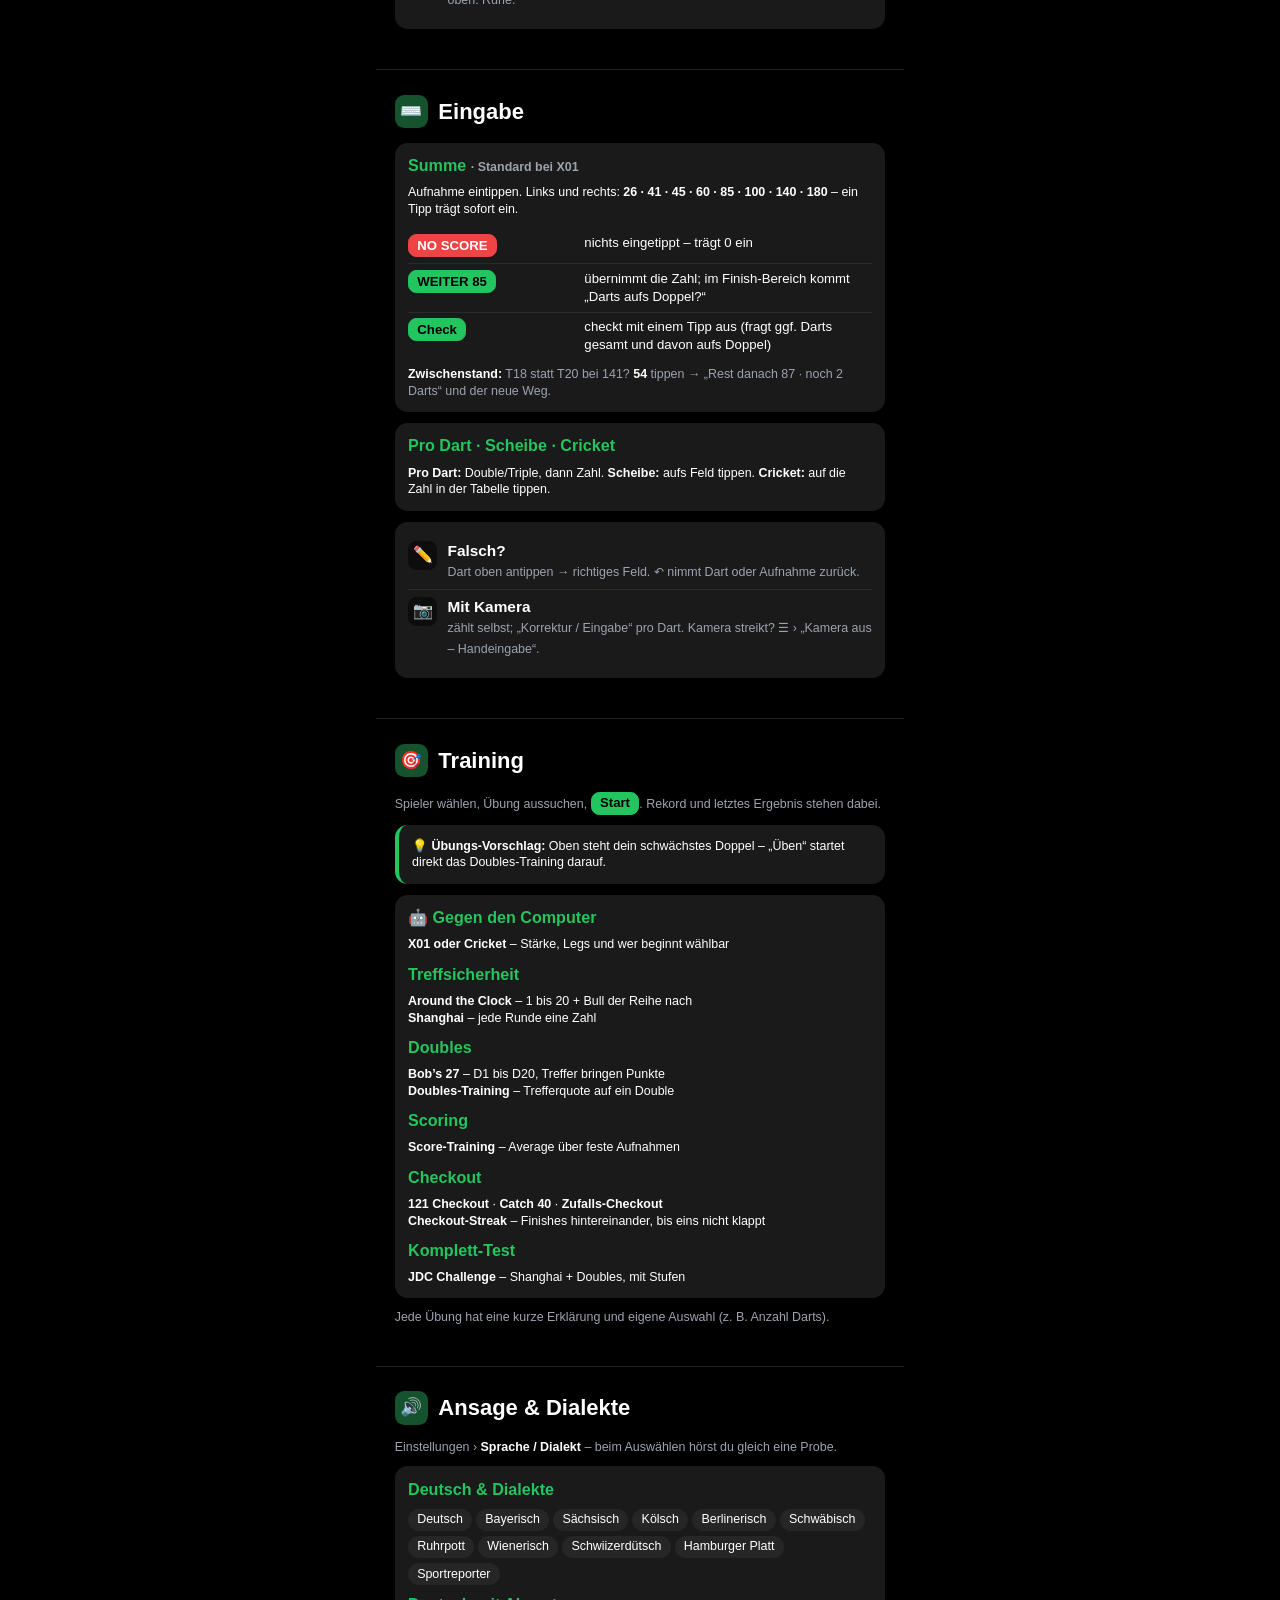
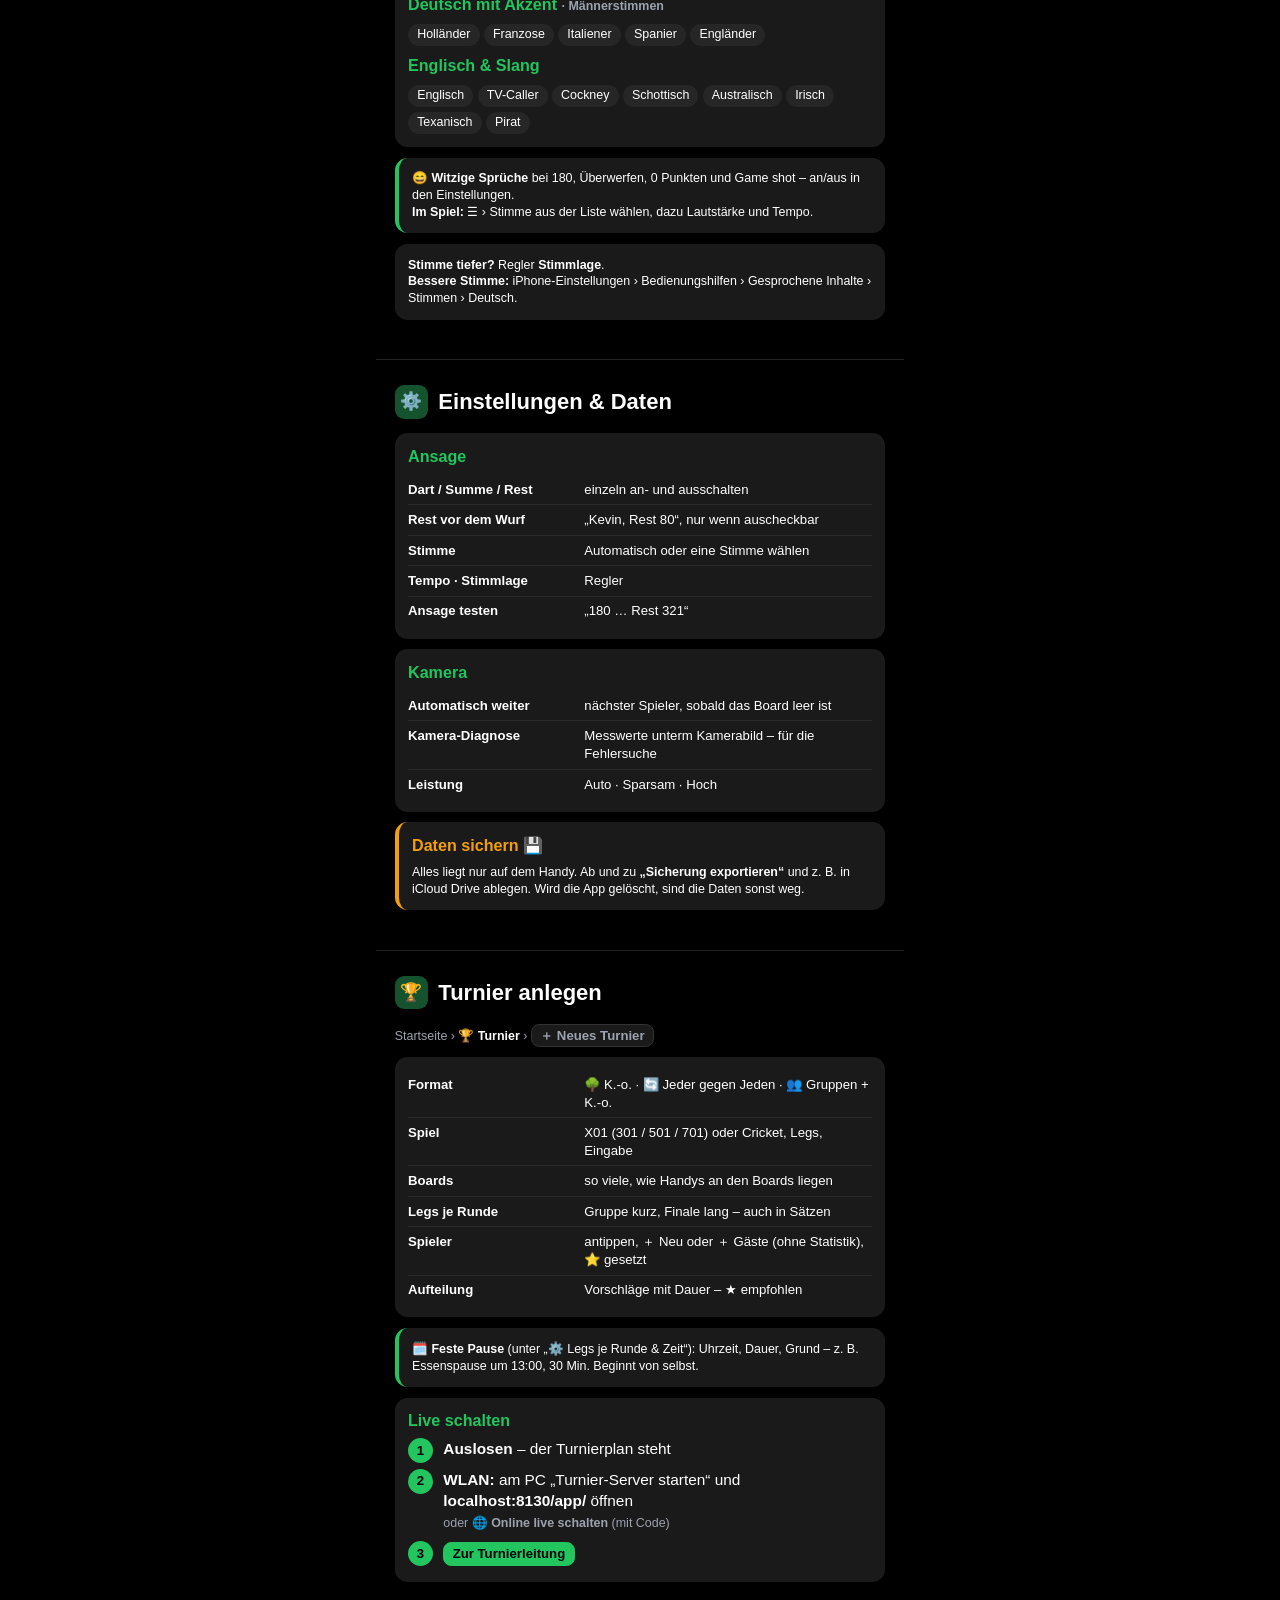
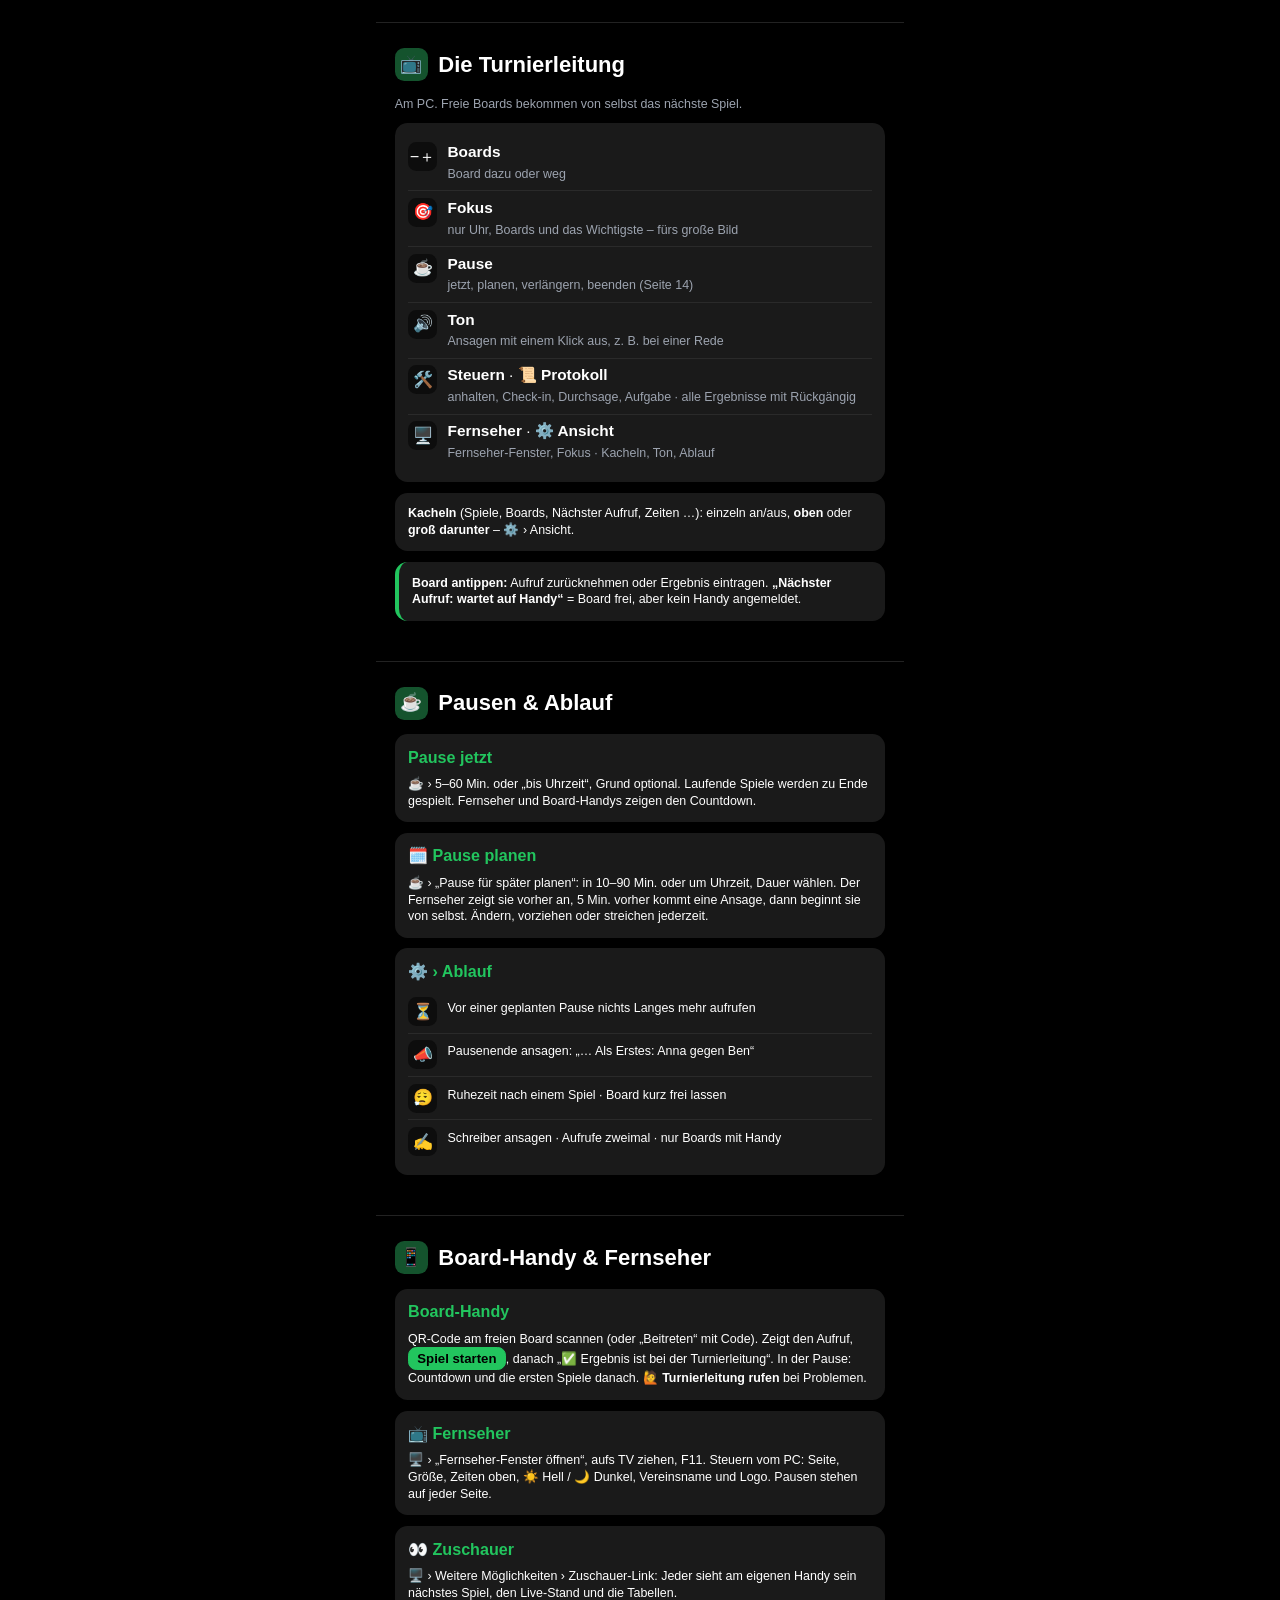
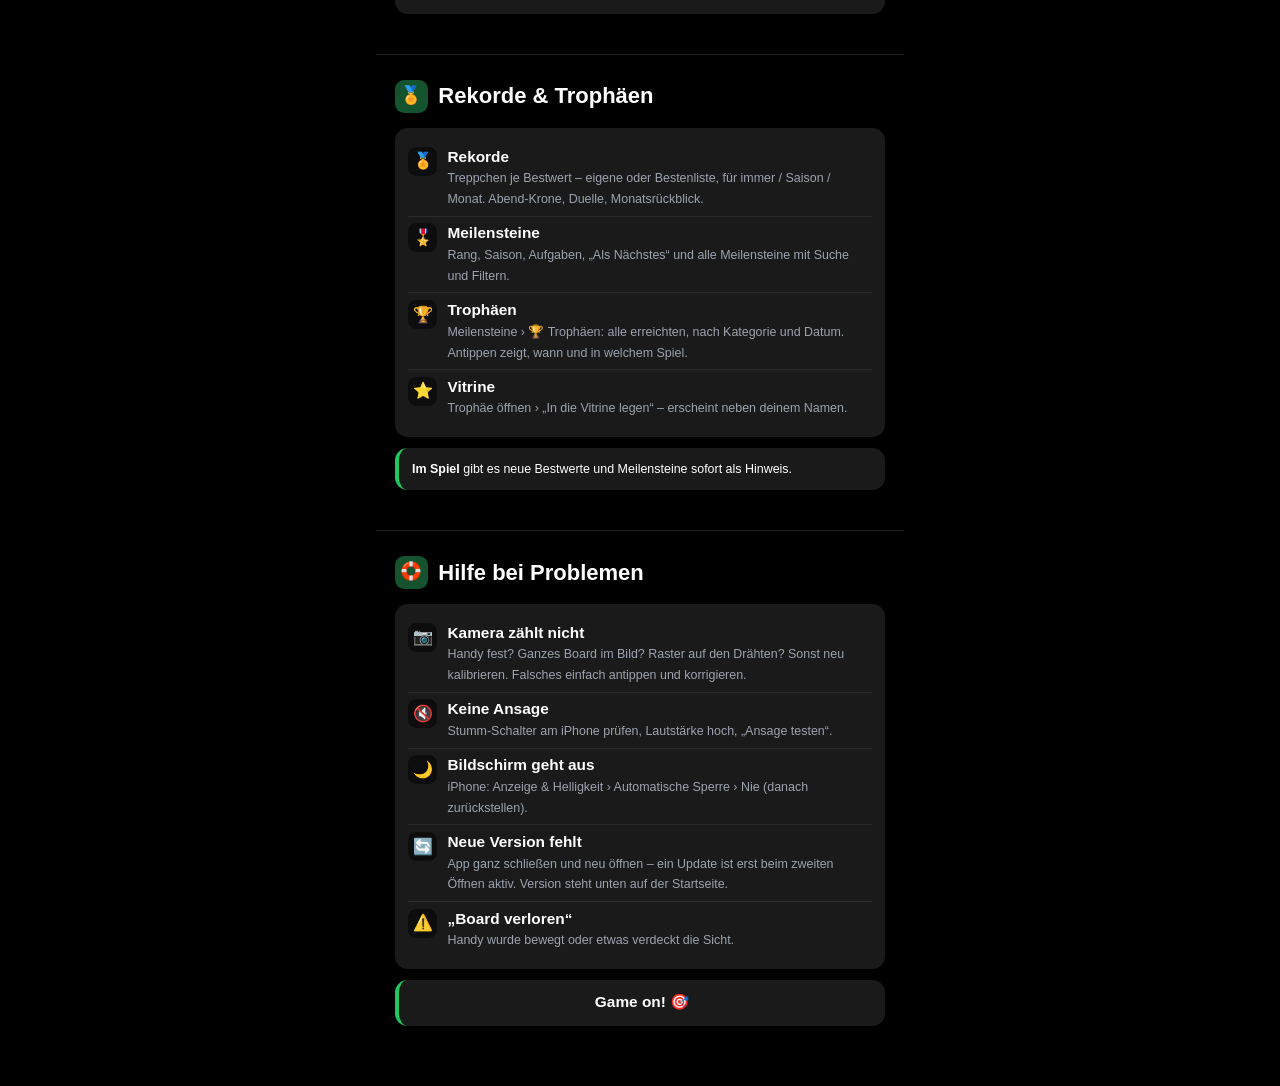
<file: app/anleitung.html>
<!doctype html>
<html lang="de">
<head>
<meta charset="utf-8">
<title>Madhouse – Anleitung</title>
<!-- Anleitung: wird in der App angezeigt (Startseite › Anleitung) und ist die Quelle der PDF.
     PDF neu erzeugen: anleitung/pdf-erzeugen.ps1 -->
<meta name="viewport" content="width=device-width, initial-scale=1">
<style>
  @page { size: 90mm 190mm; margin: 0; }
  :root {
    --bg: #000; --surface: #0d0d0d; --surface2: #1a1a1a; --line: #2a2a2a;
    --accent: #22c55e; --accent-dim: #14532d; --text: #fff; --dim: #9ca3af; --warn: #f59e0b;
  }
  * { box-sizing: border-box; -webkit-print-color-adjust: exact; print-color-adjust: exact; }
  html, body { margin: 0; background: var(--bg); color: var(--text);
    font-family: -apple-system, "Segoe UI", Roboto, Helvetica, Arial, sans-serif; font-size: 10.5pt; line-height: 1.35; }
  .page { width: 90mm; height: 190mm; padding: 7mm 6mm 8mm; position: relative; overflow: hidden; page-break-after: always; break-after: page; }
  .page:last-child { page-break-after: auto; break-after: auto; }
  .pnum { position: absolute; bottom: 3.5mm; left: 0; right: 0; text-align: center; color: #555; font-size: 7.5pt; }

  h1 { font-size: 22pt; margin: 0; letter-spacing: -0.5px; }
  h2 { font-size: 15pt; margin: 0 0 3.5mm; display: flex; align-items: center; gap: 2.5mm; }
  h2 .ico { width: 8mm; height: 8mm; border-radius: 2.2mm; background: var(--accent-dim); color: var(--accent);
    display: inline-flex; align-items: center; justify-content: center; font-size: 12pt; flex: none; }
  h3 { font-size: 11pt; margin: 0 0 1.8mm; color: var(--accent); }
  p { margin: 0 0 2.5mm; }
  .dim { color: var(--dim); }
  .small { font-size: 8.5pt; }
  b { font-weight: 700; }
  .g { color: var(--accent); font-weight: 700; }

  .card { background: var(--surface2); border-radius: 3mm; padding: 3mm 3.2mm; margin-bottom: 2.6mm; }
  .card.tip { border-left: 1.2mm solid var(--accent); }
  .card.warn { border-left: 1.2mm solid var(--warn); }

  ol.steps { list-style: none; padding: 0; margin: 0; counter-reset: s; }
  ol.steps li { counter-increment: s; position: relative; padding: 0 0 2.4mm 8.5mm; min-height: 6.5mm; }
  ol.steps li::before { content: counter(s); position: absolute; left: 0; top: -0.3mm; width: 6mm; height: 6mm; border-radius: 50%;
    background: var(--accent); color: #000; font-weight: 800; font-size: 9pt; display: flex; align-items: center; justify-content: center; }
  ol.steps li:last-child { padding-bottom: 0; }

  .btn { display: inline-block; background: var(--surface2); border: 0.3mm solid #333; border-radius: 2mm; padding: 0.4mm 2mm; font-weight: 700; font-size: 9pt; white-space: nowrap; }
  .btn.p { background: var(--accent); color: #000; border-color: var(--accent); }
  .key { display: inline-block; min-width: 5.5mm; text-align: center; background: #262626; border-radius: 1.4mm; padding: 0.2mm 1.2mm; font-weight: 700; font-size: 9pt; }

  .row { display: flex; gap: 2.5mm; align-items: flex-start; }
  .row > .ic { flex: none; width: 7mm; height: 7mm; border-radius: 2mm; background: var(--surface); display: flex; align-items: center; justify-content: center; font-size: 11pt; }
  .list .row { padding: 1.6mm 0; border-bottom: 0.25mm solid var(--line); }
  .list .row:last-child { border-bottom: 0; }

  .grid2 { display: grid; grid-template-columns: 1fr 1fr; gap: 2.2mm; }
  .tile { background: var(--surface2); border-radius: 2.5mm; padding: 2.2mm 2.5mm; }
  .tile b { display: block; font-size: 9.5pt; }
  .tile span { color: var(--dim); font-size: 8pt; line-height: 1.3; display: block; margin-top: 0.4mm; }

  table { width: 100%; border-collapse: collapse; font-size: 9pt; }
  td { padding: 1.4mm 0; border-bottom: 0.25mm solid var(--line); vertical-align: top; }
  td:first-child { font-weight: 700; width: 38%; padding-right: 2mm; }
  tr:last-child td { border-bottom: 0; }

  .chips span { display: inline-block; background: #262626; border-radius: 5mm; padding: 0.6mm 2.2mm; margin: 0 1mm 1.2mm 0; font-size: 8.5pt; }
  .chips span.on { color: var(--accent); box-shadow: inset 0 0 0 0.35mm var(--accent); }

  /* Titelseite */
  .cover { display: flex; flex-direction: column; justify-content: center; height: 100%; text-align: center; }
  .logo { width: 30mm; height: 30mm; color: var(--accent); margin: 0 auto 5mm; }
  .cover h1 { font-size: 30pt; }
  .cover .sub { color: var(--dim); font-size: 12pt; margin: 2mm 0 9mm; }
  .toc { text-align: left; background: var(--surface2); border-radius: 3mm; padding: 2mm 4mm; }
  .toc > a { display: flex; justify-content: space-between; padding: 0.55mm 0; border-bottom: 0.25mm solid var(--line); color: var(--text); text-decoration: none; font-size: 8.5pt; }
  .toc > a:last-child { border-bottom: 0; }
  .toc > a span:last-child { color: var(--accent); font-weight: 700; }
  .toc .tocgrp { font-size: 7pt; font-weight: 800; letter-spacing: .08em; text-transform: uppercase; color: var(--accent); margin-top: 1.4mm; }
  .toc .tocsub { display: none; }
  .cover .logo { width: 18mm; height: 18mm; margin-bottom: 2mm; }
  .cover h1 { font-size: 24pt; }
  .cover .sub { margin: 1mm 0 3mm; }
  .url { margin-top: 3mm; }
  .url { margin-top: 6mm; font-size: 9pt; color: var(--dim); }
  .url b { color: var(--text); display: block; font-size: 9.5pt; margin-top: 1mm; word-break: break-all; }

  /* kleine Handy-Skizze */
  .phone { width: 100%; border: 0.5mm solid #333; border-radius: 4mm; padding: 2.5mm; background: var(--surface); }
  .phone .score { display: grid; grid-template-columns: 1fr 1fr; gap: 1.5mm; }
  .phone .pl { background: var(--surface2); border-radius: 2mm; padding: 1.2mm; text-align: center; font-size: 7.5pt; }
  .phone .pl.on { box-shadow: inset 0 0 0 0.4mm var(--accent); }
  .phone .pl b { display: block; font-size: 15pt; line-height: 1.1; }
  .phone .pl span { display: block; font-size: 6.5pt; line-height: 1.25; margin-top: 0.5mm; }
  .phone .hintline { display: flex; align-items: center; justify-content: center; gap: 2mm; margin: 0 0 1.5mm; color: var(--accent); }
  .phone .hintline b { font-size: 11pt; }
  .phone .hintline span { font-size: 6.5pt; color: var(--dim); border-left: 0.3mm solid #333; padding-left: 1.5mm; line-height: 1.25; }
  .phone .darts { display: grid; grid-template-columns: repeat(4, 1fr); gap: 1.2mm; margin: 1.5mm 0; }
  .phone .darts div { background: var(--surface2); border-radius: 1.5mm; text-align: center; font-weight: 700; font-size: 8pt; padding: 0.8mm 0; }
  .phone .cam { height: 15mm; border-radius: 1.5mm; background: radial-gradient(circle at 50% 50%, #e5e7eb 0 9%, #111 9% 18%, #e5e7eb 18% 27%, #b91c1c 27% 31%, #111 31% 40%, #15803d 40% 44%, #222 44% 100%); margin-bottom: 1.5mm; }
  .phone .bar { display: grid; grid-template-columns: 1fr 1fr 1.6fr; gap: 1.2mm; }
  .phone .bar div { background: var(--surface2); border-radius: 1.5mm; text-align: center; font-size: 7.5pt; font-weight: 700; padding: 1mm 0; }
  .phone .bar div.p { background: var(--accent); color: #000; }
  .callout { font-size: 8pt; color: var(--dim); margin-top: 1.5mm; }
  .callout b { color: var(--accent); }

  /* Am Bildschirm (in der App): durchgehend lesbar statt fester Druckseiten */
  @media screen {
    body { zoom: 1.1; }
    .page { width: auto; max-width: 480px; height: auto; margin: 0 auto; padding: 6mm 4.5mm 7mm; overflow: visible; border-bottom: 0.3mm solid #222; }
    .page:last-child { border-bottom: 0; padding-bottom: 12mm; }
    .pnum { display: none; }
    .cover { height: auto; padding: 4mm 0 2mm; }
    /* Inhalt am Bildschirm: größere Zeilen zum Antippen, Unterpunkte als kleine Sprung-Chips */
    .toc > a { padding: 2.2mm 0; font-size: 10.5pt; }
    .toc .tocgrp { font-size: 8pt; margin-top: 3mm; }
    .toc .tocsub { display: flex; flex-wrap: wrap; gap: 1.2mm; margin: 0.4mm 0 1.6mm 6mm; }
    .toc .tocsub a { font-size: 8.5pt; color: var(--dim); text-decoration: none; background: #262626; border-radius: 5mm; padding: 0.6mm 2.4mm; }
    .toc a:active, .toc .tocsub a:active { color: var(--accent); }
    section[id], h3[id], div[id] { scroll-margin-top: 4mm; }
  }
</style>
</head>
<body>

<!-- 1 · Titel -->
<section class="page">
  <div class="cover">
    <img class="logo" src="icons/icon.svg" alt="">

    <h1>Madhouse</h1>
    <div class="sub">Dein Dart-Zähler – kurz erklärt</div>
    <!-- Inhalt: Kapitel antippen springt hin; die Unterpunkte (nur am Bildschirm) springen direkt zum Abschnitt -->
    <nav class="toc">
      <div class="tocgrp">Grundlagen</div>
      <a href="#installieren"><span>📲 App aufs Handy holen</span><span>2</span></a>
      <p class="tocsub"><a href="#iphone">iPhone</a><a href="#android">Android</a></p>
      <a href="#start"><span>🏠 Die Startseite</span><span>3</span></a>
      <a href="#spiel"><span>▶️ Neues Spiel</span><span>4</span></a>
      <p class="tocsub"><a href="#spiel">Einstellungen</a><a href="#favoriten">⭐ Favoriten</a></p>
      <a href="#spielarten"><span>🎲 Spielarten &amp; Computer</span><span>5</span></a>
      <p class="tocsub"><a href="#halveit">Halve-It</a><a href="#killer">Killer</a><a href="#computer">Computer</a></p>
      <a href="#kamera"><span>📷 Kamera aufbauen</span><span>6</span></a>
      <div class="tocgrp">Spielen</div>
      <a href="#imspiel"><span>🎯 Im Spiel</span><span>7</span></a>
      <p class="tocsub"><a href="#imspiel">Finish-Weg</a><a href="#menue">☰ Menü</a></p>
      <a href="#eingabe"><span>⌨️ Eingabe</span><span>8</span></a>
      <p class="tocsub"><a href="#summe">Summe</a><a href="#prodart">Pro Dart · Scheibe</a></p>
      <a href="#training"><span>🏋️ Training</span><span>9</span></a>
      <a href="#ansage"><span>🔊 Ansage &amp; Dialekte</span><span>10</span></a>
      <a href="#einstellungen"><span>⚙️ Einstellungen &amp; Daten</span><span>11</span></a>
      <p class="tocsub"><a href="#einstellungen">Ansage</a><a href="#datensichern">💾 Daten sichern</a></p>
      <div class="tocgrp">Turnier</div>
      <a href="#turnier"><span>🏆 Turnier anlegen</span><span>12</span></a>
      <p class="tocsub"><a href="#turnier">Formate</a><a href="#feste-pause">Feste Pause</a><a href="#live">Live schalten</a></p>
      <a href="#leitung"><span>📺 Die Turnierleitung</span><span>13</span></a>
      <p class="tocsub"><a href="#leiste">Leiste</a><a href="#kacheln">Kacheln</a><a href="#boards">Boards</a></p>
      <a href="#pausen"><span>☕ Pausen &amp; Ablauf</span><span>14</span></a>
      <p class="tocsub"><a href="#pause-jetzt">Pause jetzt</a><a href="#pause-planen">Pause planen</a><a href="#ablauf">Ablauf</a></p>
      <a href="#boardhandy"><span>📱 Board-Handy &amp; Fernseher</span><span>15</span></a>
      <p class="tocsub"><a href="#boardhandy">Board-Handy</a><a href="#fernseher">Fernseher</a><a href="#zuschauer">Zuschauer</a></p>
      <div class="tocgrp">Erfolge</div>
      <a href="#rekorde"><span>🏅 Rekorde, Meilensteine, Trophäen</span><span>16</span></a>
      <a href="#hilfe"><span>🛟 Hilfe bei Problemen</span><span>17</span></a>
    </nav>
    <div class="url">Adresse der App<b>kevinschu365.github.io/madhouse/app/</b></div>
  </div>
</section>

<!-- 2 · Installieren -->
<section class="page" id="installieren">
  <h2><span class="ico">📲</span>App aufs Handy holen</h2>
  <div class="card">
    <h3 id="iphone">📱 iPhone (Safari)</h3>
    <ol class="steps">
      <li>Adresse in <b>Safari</b> öffnen<br><span class="dim small">nicht Chrome, nicht Google-App</span></li>
      <li><b>Teilen</b> antippen <span class="key">⬆︎</span><br><span class="dim small">unten in der Leiste oder hinter „…“</span></li>
      <li><b>„Zum Home-Bildschirm“</b> wählen</li>
      <li><b>„Hinzufügen“</b> tippen</li>
    </ol>
  </div>
  <div class="card">
    <h3 id="android">🤖 Android (Chrome)</h3>
    <ol class="steps">
      <li>Adresse in <b>Chrome</b> öffnen</li>
      <li>Menü <span class="key">⋮</span> oben rechts</li>
      <li><b>„App installieren“</b> bzw. <b>„Zum Startbildschirm hinzufügen“</b></li>
    </ol>
  </div>
  <div class="card tip">
    <p><b>Immer über das Symbol starten</b> – nicht über den Browser.</p>
    <p class="small dim" style="margin:0">Kamera-Frage mit <b style="color:#fff">„Erlauben“</b> beantworten. Das iPhone fragt teils bei jedem Start neu – das ist normal.</p>
  </div>
  <div class="pnum">2</div>
</section>

<!-- 3 · Startseite -->
<section class="page" id="start">
  <h2><span class="ico">🏠</span>Die Startseite</h2>
  <div class="list card">
    <div class="row"><div class="ic">▶️</div><div><b>Neues Spiel</b><br><span class="dim small">X01, Cricket, Halve-It, Killer – mit ⭐ Favoriten</span></div></div>
    <div class="row"><div class="ic">🎯</div><div><b>Training</b><br><span class="dim small">Übungen, gegen den Computer, 🎯 Tagesziel</span></div></div>
    <div class="row"><div class="ic">🏆</div><div><b>Turnier</b><br><span class="dim small">anlegen, live mit Board-Handys und Fernseher (Seite 12)</span></div></div>
    <div class="row"><div class="ic">🏅</div><div><b>Rekorde · 🎖️ Meilensteine</b><br><span class="dim small">Bestwerte, Rang, 🏆 Trophäen (Seite 16)</span></div></div>
    <div class="row"><div class="ic">📊</div><div><b>Statistik</b><br><span class="dim small">Average, Doppel-Quote, Verlauf, Match-Details, ⚖️ Vergleich</span></div></div>
    <div class="row"><div class="ic">⚙️</div><div><b>Einstellungen</b><br><span class="dim small">Spieler, Ansage, Kamera, Daten, Anleitung</span></div></div>
  </div>
  <p class="small dim">Läuft die App über den Turnier-Server, stehen oben zusätzlich <b style="color:#fff">🎯 Board-Handy</b> und <b style="color:#fff">📺 Turnierleitung</b>.</p>
  <div class="card tip">
    <p class="small" style="margin:0"><b>Spiel unterbrochen?</b> Oben erscheint <span class="btn p">Weiterspielen</span>.<br><b>🌙 Heute:</b> Siege und Average des Abends (bis 5 Uhr früh).</p>
  </div>
  <p class="small dim">Alle Daten bleiben nur auf deinem Handy. Kein Konto, keine Cloud.</p>
  <div class="pnum">3</div>
</section>

<!-- 4 · Neues Spiel -->
<section class="page" id="spiel">
  <h2><span class="ico">▶️</span>Neues Spiel</h2>
  <p class="dim small">Alles auf einer Seite – einfach die Felder antippen:</p>
  <div class="card">
    <table>
      <tr><td>Spiel</td><td><span class="chips"><span class="on">X01</span><span>Cricket</span><span>Halve-It</span><span>Killer</span></span></td></tr>
      <tr><td>Spieler</td><td>auswählen oder „+ Neuer Spieler …“. X01 zu zweit, mit <span class="key">+ Spieler</span>: Cricket bis 4, Halve-It / Killer bis 6</td></tr>
      <tr><td>Startwert</td><td>301 · 501 · 701 <span class="dim">(Double-Out)</span></td></tr>
      <tr><td>Variante</td><td>Cricket: Standard / Cut Throat · Killer: 3 / 5 Leben</td></tr>
      <tr><td>Sets · Legs</td><td>Keine · Best of 3 … 11</td></tr>
      <tr><td>Wer beginnt?</td><td>ein Spieler oder <b>Ausbullen</b> (Kamera) – wechselt jedes Leg</td></tr>
      <tr><td>Eingabe</td><td><b>Summe</b> (Standard), <b>Pro Dart</b>, <b>Scheibe</b> oder <b>Kamera</b> – im Spiel über ☰ wechselbar</td></tr>
      <tr id="favoriten"><td>⭐ Favoriten</td><td>„☆ als Favorit speichern“ merkt Spiel, Format und Spieler – oben antippen übernimmt alles</td></tr>
    </table>
  </div>
  <p>Dann <span class="btn p">Spiel starten</span></p>
  <div class="card tip">
    <p class="small" style="margin:0">Mit Kamera kommt vorher kurz der <b>Kamera-Check</b>: Liegt das grüne Raster auf den Drähten? → <span class="btn p">Passt – los geht’s</span></p>
  </div>
  <div class="pnum">4</div>
</section>

<!-- 5 · Spielarten & Computer -->
<section class="page" id="spielarten">
  <h2><span class="ico">🎲</span>Spielarten &amp; Computer</h2>
  <div class="card">
    <h3 id="halveit">Halve-It <span class="dim small">· 2–6 Spieler</span></h3>
    <p class="small" style="margin:0">9 Runden mit festem Ziel: 15, 16, Double, 17, 18, Triple, 19, 20, Bull. Start mit 40 Punkten. Treffer aufs Ziel zählen – <b>kein Treffer halbiert</b> deinen Stand. Höchste Punktzahl gewinnt.</p>
  </div>
  <div class="card">
    <h3 id="killer">Killer <span class="dim small">· 2–6 Spieler</span></h3>
    <p class="small" style="margin:0">Jeder bekommt eine Zahl. Triff dein <b>eigenes Double</b> → du bist Killer. Dann kostet jeder Treffer auf das Double eines Gegners ihm ein Leben ♥ (dein eigenes kostet dich eins). Wer keine Leben hat, ist raus – der Letzte gewinnt.</p>
  </div>
  <div class="card">
    <h3 id="computer">🤖 Computer-Gegner</h3>
    <p class="small">Im <b>Training</b> ganz oben: X01 oder Cricket, Stärke Ø30 Anfänger bis Ø100 Profi. Er wirft von selbst, Dart für Dart, und spielt echte Finish-Wege. <b>Zählt nicht</b> in deine Statistik gegen echte Spieler – die Bilanz steht unter Statistik › Training.</p>
    <p class="small dim" style="margin:0">Während er wirft, ist die Eingabe gesperrt. <b style="color:#fff">↶ Aufn.</b> überspringt seine Aufnahme und nimmt deine letzte zurück.</p>
  </div>
  <div class="pnum">5</div>
</section>

<!-- 6 · Kamera -->
<section class="page" id="kamera">
  <h2><span class="ico">📷</span>Kamera aufbauen</h2>
  <div class="grid2" style="margin-bottom:2.6mm">
    <div class="tile"><b>📌 Fest hinstellen</b><span>Stativ oder Halterung – darf nicht wackeln</span></div>
    <div class="tile"><b>🔒 Drehsperre an</b><span>im Kontrollzentrum</span></div>
    <div class="tile"><b>🎯 Ganzes Board</b><span>komplett im Bild, mit etwas Rand</span></div>
    <div class="tile"><b>💡 Gutes Licht</b><span>gleichmäßig, ohne harte Schatten</span></div>
  </div>
  <div class="card">
    <h3>Kalibrieren – einmalig</h3>
    <ol class="steps">
      <li><span class="btn">Standbild aufnehmen</span></li>
      <li>Aufs <b>Bullseye</b> tippen</li>
      <li>Irgendwo ins <b>Feld der 20</b> tippen</li>
      <li>Raster prüfen → <span class="btn p">Passt – speichern</span></li>
    </ol>
  </div>
  <div class="card tip">
    <p class="small" style="margin:0">Raster daneben? <b>„Nochmal tippen“</b> oder <b>„5 Punkte von Hand setzen“</b>.<br>Bleibt das Handy am selben Platz, musst du <b>nicht neu kalibrieren</b>.</p>
  </div>
  <div class="pnum">6</div>
</section>

<!-- 7 · Im Spiel -->
<section class="page" id="imspiel">
  <h2><span class="ico">🎯</span>Im Spiel</h2>
  <div class="phone">
    <div class="score"><div class="pl on">Kevin<b>141</b><span class="dim">Runde 4 · 9 Darts<br>Ø Leg 120 · Spiel 98</span></div><div class="pl">Nils<b>201</b><span class="dim">Runde 3 · 9 Darts<br>Ø Leg 100 · Spiel 87</span></div></div>
    <div class="darts"><div>–</div><div>–</div><div>–</div><div>0</div></div>
    <div class="hintline"><b>T20 T19 D12</b><span>T20 T15 D18<br>T19 T16 D18</span></div>
    <div class="bar"><div>↶ Dart</div><div>↶ Aufn.</div><div class="p">WEITER</div></div>
  </div>
  <div class="card list" style="margin-top:2.6mm">
    <div class="row"><div class="ic">🎯</div><div><b>Finish-Weg</b><br><span class="small dim">ab 170: Standard-Weg groß, 2 Alternativen daneben. Passt sich nach jedem Dart an.</span></div></div>
    <div class="row"><div class="ic">📐</div><div><b>Stellen</b><br><span class="small dim">kein Finish möglich (über 170, 169 …)? Vorschlag wie „T20 T20 25 · bleibt 36“ – auf ein gutes Doppel.</span></div></div>
    <div class="row"><div class="ic">🔊</div><div><b>Rest vor dem Wurf</b><br><span class="small dim">auscheckbar? Dann „Kevin, Rest 141“.</span></div></div>
    <div class="row"><div class="ic">🏆</div><div><b>Spielende</b><br><span class="small dim">Treppchen-Platz, neue Meilensteine, neuer Rang.</span></div></div>
    <div class="row" id="menue"><div class="ic">☰</div><div><b>Menü</b><br><span class="small dim">Ansage, Stimme, Eingabe wechseln, 📊 Statistik, 📤 teilen, ↶ zurück. 🔊 oben: Ruhe.</span></div></div>
  </div>
  <div class="pnum">7</div>
</section>

<!-- 8 · Eingabe -->
<section class="page" id="eingabe">
  <h2><span class="ico">⌨️</span>Eingabe</h2>
  <div class="card">
    <h3 id="summe">Summe <span class="dim small">· Standard bei X01</span></h3>
    <p class="small">Aufnahme eintippen. Links und rechts: <b>26 · 41 · 45 · 60 · 85 · 100 · 140 · 180</b> – ein Tipp trägt sofort ein.</p>
    <table>
      <tr><td><span class="btn" style="background:#ef4444;border-color:#ef4444;color:#fff">NO SCORE</span></td><td>nichts eingetippt – trägt 0 ein</td></tr>
      <tr><td><span class="btn p">WEITER 85</span></td><td>übernimmt die Zahl; im Finish-Bereich kommt „Darts aufs Doppel?“</td></tr>
      <tr><td><span class="btn p">Check</span></td><td>checkt mit einem Tipp aus (fragt ggf. Darts gesamt und davon aufs Doppel)</td></tr>
    </table>
    <p class="small dim" style="margin:1.5mm 0 0"><b style="color:#fff">Zwischenstand:</b> T18 statt T20 bei 141? <b style="color:#fff">54</b> tippen → „Rest danach 87 · noch 2 Darts“ und der neue Weg.</p>
  </div>
  <div class="card">
    <h3 id="prodart">Pro Dart · Scheibe · Cricket</h3>
    <p class="small" style="margin:0"><b>Pro Dart:</b> Double/Triple, dann Zahl. <b>Scheibe:</b> aufs Feld tippen. <b>Cricket:</b> auf die Zahl in der Tabelle tippen.</p>
  </div>
  <div class="card list">
    <div class="row"><div class="ic">✏️</div><div><b>Falsch?</b><br><span class="small dim">Dart oben antippen → richtiges Feld. ↶ nimmt Dart oder Aufnahme zurück.</span></div></div>
    <div class="row"><div class="ic">📷</div><div><b>Mit Kamera</b><br><span class="small dim">zählt selbst; „Korrektur / Eingabe“ pro Dart. Kamera streikt? ☰ › „Kamera aus – Handeingabe“.</span></div></div>
  </div>
  <div class="pnum">8</div>
</section>

<!-- 9 · Training -->
<section class="page" id="training">
  <h2><span class="ico">🎯</span>Training</h2>
  <p class="dim small">Spieler wählen, Übung aussuchen, <span class="btn p">Start</span>. Rekord und letztes Ergebnis stehen dabei.</p>
  <div class="card tip"><p class="small" style="margin:0"><b>💡 Übungs-Vorschlag:</b> Oben steht dein schwächstes Doppel – „Üben“ startet direkt das Doubles-Training darauf.</p></div>
  <div class="card">
    <h3>🤖 Gegen den Computer</h3>
    <p class="small"><b>X01 oder Cricket</b> – Stärke, Legs und wer beginnt wählbar</p>
    <h3>Treffsicherheit</h3>
    <p class="small"><b>Around the Clock</b> – 1 bis 20 + Bull der Reihe nach<br><b>Shanghai</b> – jede Runde eine Zahl</p>
    <h3>Doubles</h3>
    <p class="small"><b>Bob’s 27</b> – D1 bis D20, Treffer bringen Punkte<br><b>Doubles-Training</b> – Trefferquote auf ein Double</p>
    <h3>Scoring</h3>
    <p class="small"><b>Score-Training</b> – Average über feste Aufnahmen</p>
    <h3>Checkout</h3>
    <p class="small"><b>121 Checkout</b> · <b>Catch 40</b> · <b>Zufalls-Checkout</b><br><b>Checkout-Streak</b> – Finishes hintereinander, bis eins nicht klappt</p>
    <h3>Komplett-Test</h3>
    <p class="small" style="margin:0"><b>JDC Challenge</b> – Shanghai + Doubles, mit Stufen</p>
  </div>
  <p class="small dim">Jede Übung hat eine kurze Erklärung und eigene Auswahl (z. B. Anzahl Darts).</p>
  <div class="pnum">9</div>
</section>

<!-- 10 · Ansage -->
<section class="page" id="ansage">
  <h2><span class="ico">🔊</span>Ansage &amp; Dialekte</h2>
  <p class="dim small">Einstellungen › <b style="color:#fff">Sprache / Dialekt</b> – beim Auswählen hörst du gleich eine Probe.</p>
  <div class="card">
    <h3>Deutsch &amp; Dialekte</h3>
    <div class="chips"><span>Deutsch</span><span>Bayerisch</span><span>Sächsisch</span><span>Kölsch</span><span>Berlinerisch</span><span>Schwäbisch</span><span>Ruhrpott</span><span>Wienerisch</span><span>Schwiizerdütsch</span><span>Hamburger Platt</span><span>Sportreporter</span></div>
    <h3 style="margin-top:1mm">Deutsch mit Akzent <span class="dim small">· Männerstimmen</span></h3>
    <div class="chips"><span>Holländer</span><span>Franzose</span><span>Italiener</span><span>Spanier</span><span>Engländer</span></div>
    <h3 style="margin-top:1mm">Englisch &amp; Slang</h3>
    <div class="chips" style="margin-bottom:-1mm"><span>Englisch</span><span>TV-Caller</span><span>Cockney</span><span>Schottisch</span><span>Australisch</span><span>Irisch</span><span>Texanisch</span><span>Pirat</span></div>
  </div>
  <div class="card tip">
    <p class="small" style="margin:0"><b>😄 Witzige Sprüche</b> bei 180, Überwerfen, 0 Punkten und Game shot – an/aus in den Einstellungen.<br><b>Im Spiel:</b> ☰ › Stimme aus der Liste wählen, dazu Lautstärke und Tempo.</p>
  </div>
  <div class="card">
    <p class="small" style="margin:0"><b>Stimme tiefer?</b> Regler <b>Stimmlage</b>.<br><b>Bessere Stimme:</b> iPhone-Einstellungen › Bedienungshilfen › Gesprochene Inhalte › Stimmen › Deutsch.</p>
  </div>
  <div class="pnum">10</div>
</section>

<!-- 11 · Einstellungen -->
<section class="page" id="einstellungen">
  <h2><span class="ico">⚙️</span>Einstellungen &amp; Daten</h2>
  <div class="card">
    <h3>Ansage</h3>
    <table>
      <tr><td>Dart / Summe / Rest</td><td>einzeln an- und ausschalten</td></tr>
      <tr><td>Rest vor dem Wurf</td><td>„Kevin, Rest 80“, nur wenn auscheckbar</td></tr>
      <tr><td>Stimme</td><td>Automatisch oder eine Stimme wählen</td></tr>
      <tr><td>Tempo · Stimmlage</td><td>Regler</td></tr>
      <tr><td>Ansage testen</td><td>„180 … Rest 321“</td></tr>
    </table>
  </div>
  <div class="card">
    <h3>Kamera</h3>
    <table>
      <tr><td>Automatisch weiter</td><td>nächster Spieler, sobald das Board leer ist</td></tr>
      <tr><td>Kamera-Diagnose</td><td>Messwerte unterm Kamerabild – für die Fehlersuche</td></tr>
      <tr><td>Leistung</td><td>Auto · Sparsam · Hoch</td></tr>
    </table>
  </div>
  <div class="card warn">
    <h3 id="datensichern" style="color:var(--warn)">Daten sichern 💾</h3>
    <p class="small" style="margin:0">Alles liegt nur auf dem Handy. Ab und zu <b>„Sicherung exportieren“</b> und z. B. in iCloud Drive ablegen. Wird die App gelöscht, sind die Daten sonst weg.</p>
  </div>
  <div class="pnum">11</div>
</section>

<!-- 12 · Turnier anlegen -->
<section class="page" id="turnier">
  <h2><span class="ico">🏆</span>Turnier anlegen</h2>
  <p class="dim small">Startseite › <b style="color:#fff">🏆 Turnier</b> › <span class="btn">＋ Neues Turnier</span></p>
  <div class="card">
    <table>
      <tr><td>Format</td><td>🌳 K.-o. · 🔄 Jeder gegen Jeden · 👥 Gruppen + K.-o.</td></tr>
      <tr><td>Spiel</td><td>X01 (301 / 501 / 701) oder Cricket, Legs, Eingabe</td></tr>
      <tr><td>Boards</td><td>so viele, wie Handys an den Boards liegen</td></tr>
      <tr><td>Legs je Runde</td><td>Gruppe kurz, Finale lang – auch in Sätzen</td></tr>
      <tr><td>Spieler</td><td>antippen, ＋ Neu oder ＋ Gäste (ohne Statistik), ⭐ gesetzt</td></tr>
      <tr><td>Aufteilung</td><td>Vorschläge mit Dauer – ★ empfohlen</td></tr>
    </table>
  </div>
  <div class="card tip" id="feste-pause">
    <p class="small" style="margin:0"><b>🗓️ Feste Pause</b> (unter „⚙️ Legs je Runde &amp; Zeit“): Uhrzeit, Dauer, Grund – z. B. Essenspause um 13:00, 30 Min. Beginnt von selbst.</p>
  </div>
  <div class="card" id="live">
    <h3>Live schalten</h3>
    <ol class="steps">
      <li><b>Auslosen</b> – der Turnierplan steht</li>
      <li><b>WLAN:</b> am PC „Turnier-Server starten“ und <b>localhost:8130/app/</b> öffnen<br><span class="dim small">oder <b>🌐 Online live schalten</b> (mit Code)</span></li>
      <li><span class="btn p">Zur Turnierleitung</span></li>
    </ol>
  </div>
  <div class="pnum">12</div>
</section>

<!-- 13 · Turnierleitung -->
<section class="page" id="leitung">
  <h2><span class="ico">📺</span>Die Turnierleitung</h2>
  <p class="dim small">Am PC. Freie Boards bekommen von selbst das nächste Spiel.</p>
  <div class="card list" id="leiste">
    <div class="row"><div class="ic">−＋</div><div><b>Boards</b><br><span class="small dim">Board dazu oder weg</span></div></div>
    <div class="row"><div class="ic">🎯</div><div><b>Fokus</b><br><span class="small dim">nur Uhr, Boards und das Wichtigste – fürs große Bild</span></div></div>
    <div class="row"><div class="ic">☕</div><div><b>Pause</b><br><span class="small dim">jetzt, planen, verlängern, beenden (Seite 14)</span></div></div>
    <div class="row"><div class="ic">🔊</div><div><b>Ton</b><br><span class="small dim">Ansagen mit einem Klick aus, z. B. bei einer Rede</span></div></div>
    <div class="row"><div class="ic">🛠️</div><div><b>Steuern</b> · <b>📜 Protokoll</b><br><span class="small dim">anhalten, Check-in, Durchsage, Aufgabe · alle Ergebnisse mit Rückgängig</span></div></div>
    <div class="row"><div class="ic">🖥️</div><div><b>Fernseher</b> · <b>⚙️ Ansicht</b><br><span class="small dim">Fernseher-Fenster, Fokus · Kacheln, Ton, Ablauf</span></div></div>
  </div>
  <div class="card" id="kacheln">
    <p class="small" style="margin:0"><b>Kacheln</b> (Spiele, Boards, Nächster Aufruf, Zeiten …): einzeln an/aus, <b>oben</b> oder <b>groß darunter</b> – ⚙️ › Ansicht.</p>
  </div>
  <div class="card tip" id="boards">
    <p class="small" style="margin:0"><b>Board antippen:</b> Aufruf zurücknehmen oder Ergebnis eintragen. <b>„Nächster Aufruf: wartet auf Handy“</b> = Board frei, aber kein Handy angemeldet.</p>
  </div>
  <div class="pnum">13</div>
</section>

<!-- 14 · Pausen -->
<section class="page" id="pausen">
  <h2><span class="ico">☕</span>Pausen &amp; Ablauf</h2>
  <div class="card" id="pause-jetzt">
    <h3>Pause jetzt</h3>
    <p class="small" style="margin:0">☕ › 5–60 Min. oder „bis Uhrzeit“, Grund optional. Laufende Spiele werden zu Ende gespielt. Fernseher und Board-Handys zeigen den Countdown.</p>
  </div>
  <div class="card" id="pause-planen">
    <h3>🗓️ Pause planen</h3>
    <p class="small" style="margin:0">☕ › „Pause für später planen“: in 10–90 Min. oder um Uhrzeit, Dauer wählen. Der Fernseher zeigt sie vorher an, 5 Min. vorher kommt eine Ansage, dann beginnt sie von selbst. Ändern, vorziehen oder streichen jederzeit.</p>
  </div>
  <div class="card" id="ablauf">
    <h3>⚙️ › Ablauf</h3>
    <div class="list">
      <div class="row"><div class="ic">⏳</div><div><span class="small">Vor einer geplanten Pause nichts Langes mehr aufrufen</span></div></div>
      <div class="row"><div class="ic">📣</div><div><span class="small">Pausenende ansagen: „… Als Erstes: Anna gegen Ben“</span></div></div>
      <div class="row"><div class="ic">😮‍💨</div><div><span class="small">Ruhezeit nach einem Spiel · Board kurz frei lassen</span></div></div>
      <div class="row"><div class="ic">✍️</div><div><span class="small">Schreiber ansagen · Aufrufe zweimal · nur Boards mit Handy</span></div></div>
    </div>
  </div>
  <div class="pnum">14</div>
</section>

<!-- 15 · Board-Handy & Fernseher -->
<section class="page" id="boardhandy">
  <h2><span class="ico">📱</span>Board-Handy &amp; Fernseher</h2>
  <div class="card">
    <h3>Board-Handy</h3>
    <p class="small" style="margin:0">QR-Code am freien Board scannen (oder „Beitreten“ mit Code). Zeigt den Aufruf, <span class="btn p">Spiel starten</span>, danach „✅ Ergebnis ist bei der Turnierleitung“. In der Pause: Countdown und die ersten Spiele danach. <b>🙋 Turnierleitung rufen</b> bei Problemen.</p>
  </div>
  <div class="card" id="fernseher">
    <h3>📺 Fernseher</h3>
    <p class="small" style="margin:0">🖥️ › „Fernseher-Fenster öffnen“, aufs TV ziehen, F11. Steuern vom PC: Seite, Größe, Zeiten oben, ☀️ Hell / 🌙 Dunkel, Vereinsname und Logo. Pausen stehen auf jeder Seite.</p>
  </div>
  <div class="card" id="zuschauer">
    <h3>👀 Zuschauer</h3>
    <p class="small" style="margin:0">🖥️ › Weitere Möglichkeiten › Zuschauer-Link: Jeder sieht am eigenen Handy sein nächstes Spiel, den Live-Stand und die Tabellen.</p>
  </div>
  <div class="pnum">15</div>
</section>

<!-- 16 · Rekorde & Meilensteine -->
<section class="page" id="rekorde">
  <h2><span class="ico">🏅</span>Rekorde &amp; Trophäen</h2>
  <div class="card list">
    <div class="row"><div class="ic">🏅</div><div><b>Rekorde</b><br><span class="small dim">Treppchen je Bestwert – eigene oder Bestenliste, für immer / Saison / Monat. Abend-Krone, Duelle, Monatsrückblick.</span></div></div>
    <div class="row"><div class="ic">🎖️</div><div><b>Meilensteine</b><br><span class="small dim">Rang, Saison, Aufgaben, „Als Nächstes“ und alle Meilensteine mit Suche und Filtern.</span></div></div>
    <div class="row"><div class="ic">🏆</div><div><b>Trophäen</b><br><span class="small dim">Meilensteine › 🏆 Trophäen: alle erreichten, nach Kategorie und Datum. Antippen zeigt, wann und in welchem Spiel.</span></div></div>
    <div class="row"><div class="ic">⭐</div><div><b>Vitrine</b><br><span class="small dim">Trophäe öffnen › „In die Vitrine legen“ – erscheint neben deinem Namen.</span></div></div>
  </div>
  <div class="card tip">
    <p class="small" style="margin:0"><b>Im Spiel</b> gibt es neue Bestwerte und Meilensteine sofort als Hinweis.</p>
  </div>
  <div class="pnum">16</div>
</section>

<!-- 17 · Hilfe -->
<section class="page" id="hilfe">
  <h2><span class="ico">🛟</span>Hilfe bei Problemen</h2>
  <div class="card list">
    <div class="row"><div class="ic">📷</div><div><b>Kamera zählt nicht</b><br><span class="small dim">Handy fest? Ganzes Board im Bild? Raster auf den Drähten? Sonst neu kalibrieren. Falsches einfach antippen und korrigieren.</span></div></div>
    <div class="row"><div class="ic">🔇</div><div><b>Keine Ansage</b><br><span class="small dim">Stumm-Schalter am iPhone prüfen, Lautstärke hoch, „Ansage testen“.</span></div></div>
    <div class="row"><div class="ic">🌙</div><div><b>Bildschirm geht aus</b><br><span class="small dim">iPhone: Anzeige &amp; Helligkeit › Automatische Sperre › Nie (danach zurückstellen).</span></div></div>
    <div class="row"><div class="ic">🔄</div><div><b>Neue Version fehlt</b><br><span class="small dim">App ganz schließen und neu öffnen – ein Update ist erst beim zweiten Öffnen aktiv. Version steht unten auf der Startseite.</span></div></div>
    <div class="row"><div class="ic">⚠️</div><div><b>„Board verloren“</b><br><span class="small dim">Handy wurde bewegt oder etwas verdeckt die Sicht.</span></div></div>
  </div>
  <div class="card tip" style="text-align:center">
    <p style="margin:0"><b>Game on!</b> 🎯</p>
  </div>
  <div class="pnum">17</div>
</section>

</body>
</html>
</file>
